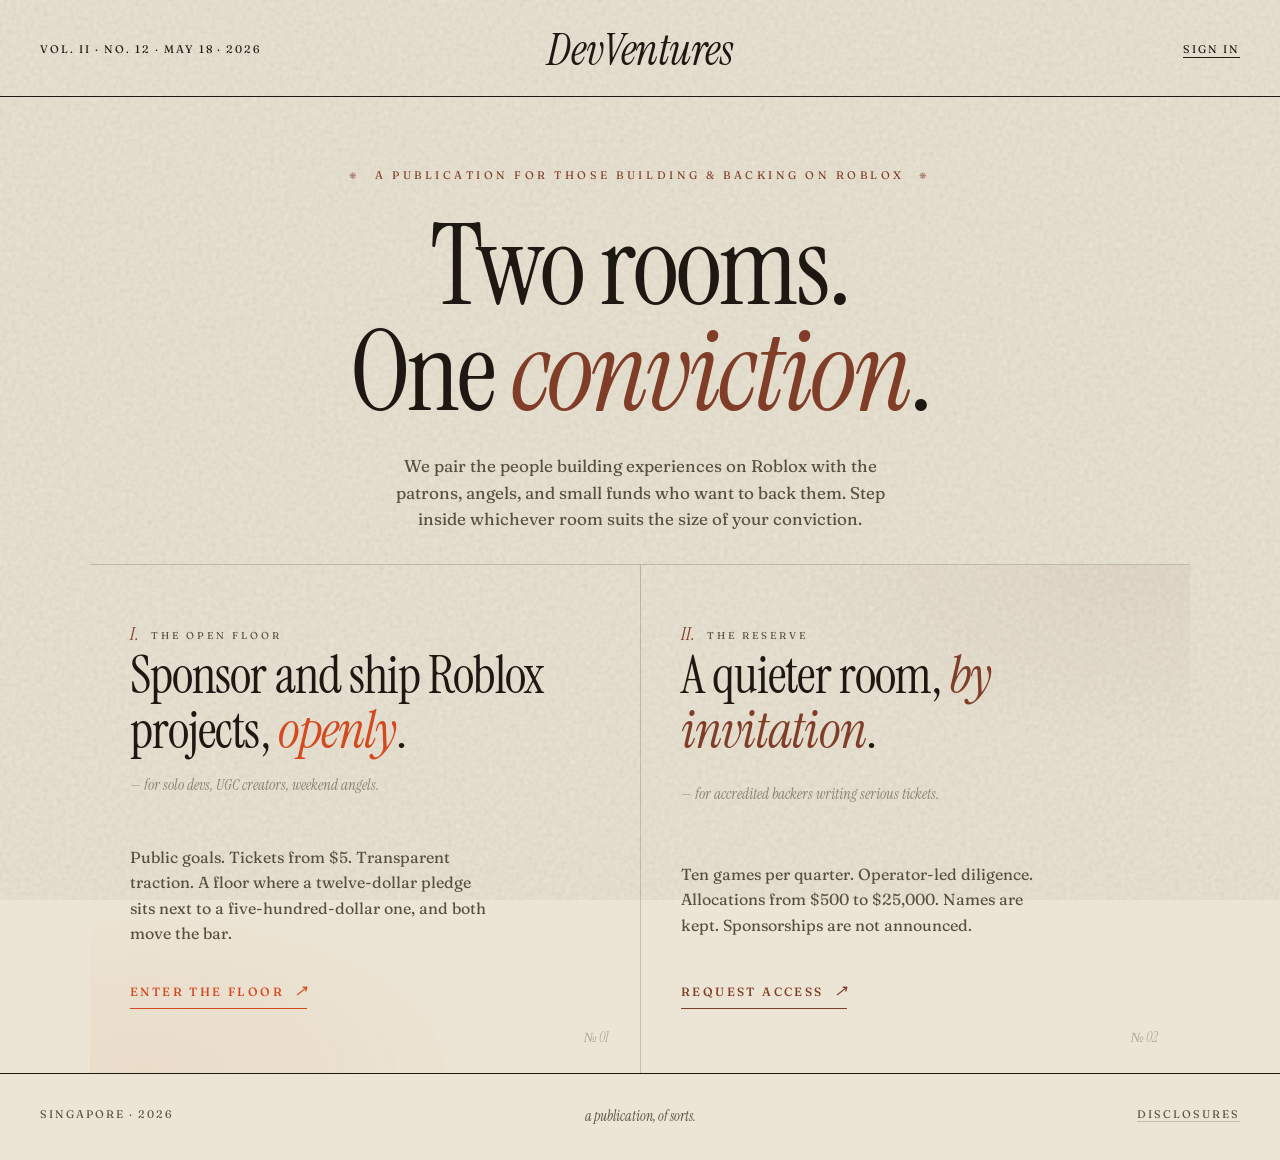
<file: index.html>
<!doctype html>
<html lang="en">
  <head>
    <meta charset="utf-8" />
    <meta name="viewport" content="width=device-width, initial-scale=1, viewport-fit=cover" />
    <title>DevVentures — A publication for capital and Roblox creators</title>
    <meta
      name="description"
      content="DevVentures pairs Roblox creators with the capital and patrons who back them. Two rooms — one open, one by invitation."
    />

    <link rel="preconnect" href="https://fonts.googleapis.com" />
    <link rel="preconnect" href="https://fonts.gstatic.com" crossorigin />
    <link
      rel="stylesheet"
      href="https://fonts.googleapis.com/css2?family=Fraunces:opsz,wght,SOFT@9..144,400..600,30..100&family=Instrument+Serif:ital@0;1&display=swap"
    />

    <link rel="stylesheet" href="assets/css/tokens.css" />
    <link rel="stylesheet" href="assets/css/gateway.css" />
  </head>
  <body class="gateway">
    <header class="masthead" role="banner">
      <div class="masthead__l">Vol. II · No. 12 · May 18 · 2026</div>
      <div class="masthead__c">DevVentures</div>
      <div class="masthead__r"><a href="#" class="masthead__signin">Sign in</a></div>
    </header>

    <main>
      <section class="front">
        <span class="front__kicker">A publication for those building &amp; backing on Roblox</span>
        <h1 class="front__title">
          Two rooms.<br />One <em>conviction</em>.
        </h1>
        <p class="front__lede">
          We pair the people building experiences on Roblox with the patrons,
          angels, and small funds who want to back them. Step inside whichever
          room suits the size of your conviction.
        </p>
      </section>

      <section class="spread" aria-label="Choose your room">
        <a href="standard.html" class="feature feature--floor">
          <div>
            <div class="feature__sect">
              <span class="feature__num">I.</span>
              <span>The Open Floor</span>
            </div>
            <h2 class="feature__title">
              Sponsor and ship Roblox projects, <em>openly</em>.
            </h2>
          </div>
          <p class="feature__byline">— for solo devs, UGC creators, weekend angels.</p>
          <p class="feature__body">
            Public goals. Tickets from $5. Transparent traction. A floor where a
            twelve-dollar pledge sits next to a five-hundred-dollar one, and
            both move the bar.
          </p>
          <span class="feature__cta">
            Enter the floor
            <span class="feature__cta__arrow" aria-hidden="true">↗</span>
          </span>
          <span class="feature__sig" aria-hidden="true">№ 01</span>
        </a>

        <a href="private.html" class="feature feature--reserve feature--right">
          <div>
            <div class="feature__sect">
              <span class="feature__num">II.</span>
              <span>The Reserve</span>
            </div>
            <h2 class="feature__title">
              A quieter room, <em>by invitation</em>.
            </h2>
          </div>
          <p class="feature__byline">— for accredited backers writing serious tickets.</p>
          <p class="feature__body">
            Ten games per quarter. Operator-led diligence. Allocations from
            $500 to $25,000. Names are kept. Sponsorships are not announced.
          </p>
          <span class="feature__cta">
            Request access
            <span class="feature__cta__arrow" aria-hidden="true">↗</span>
          </span>
          <span class="feature__sig" aria-hidden="true">№ 02</span>
        </a>
      </section>
    </main>

    <footer class="colophon">
      <div class="colophon__l">Singapore · 2026</div>
      <div class="colophon__c">a publication, of sorts.</div>
      <div class="colophon__r"><a href="#">Disclosures</a></div>
    </footer>
  </body>
</html>
</file>
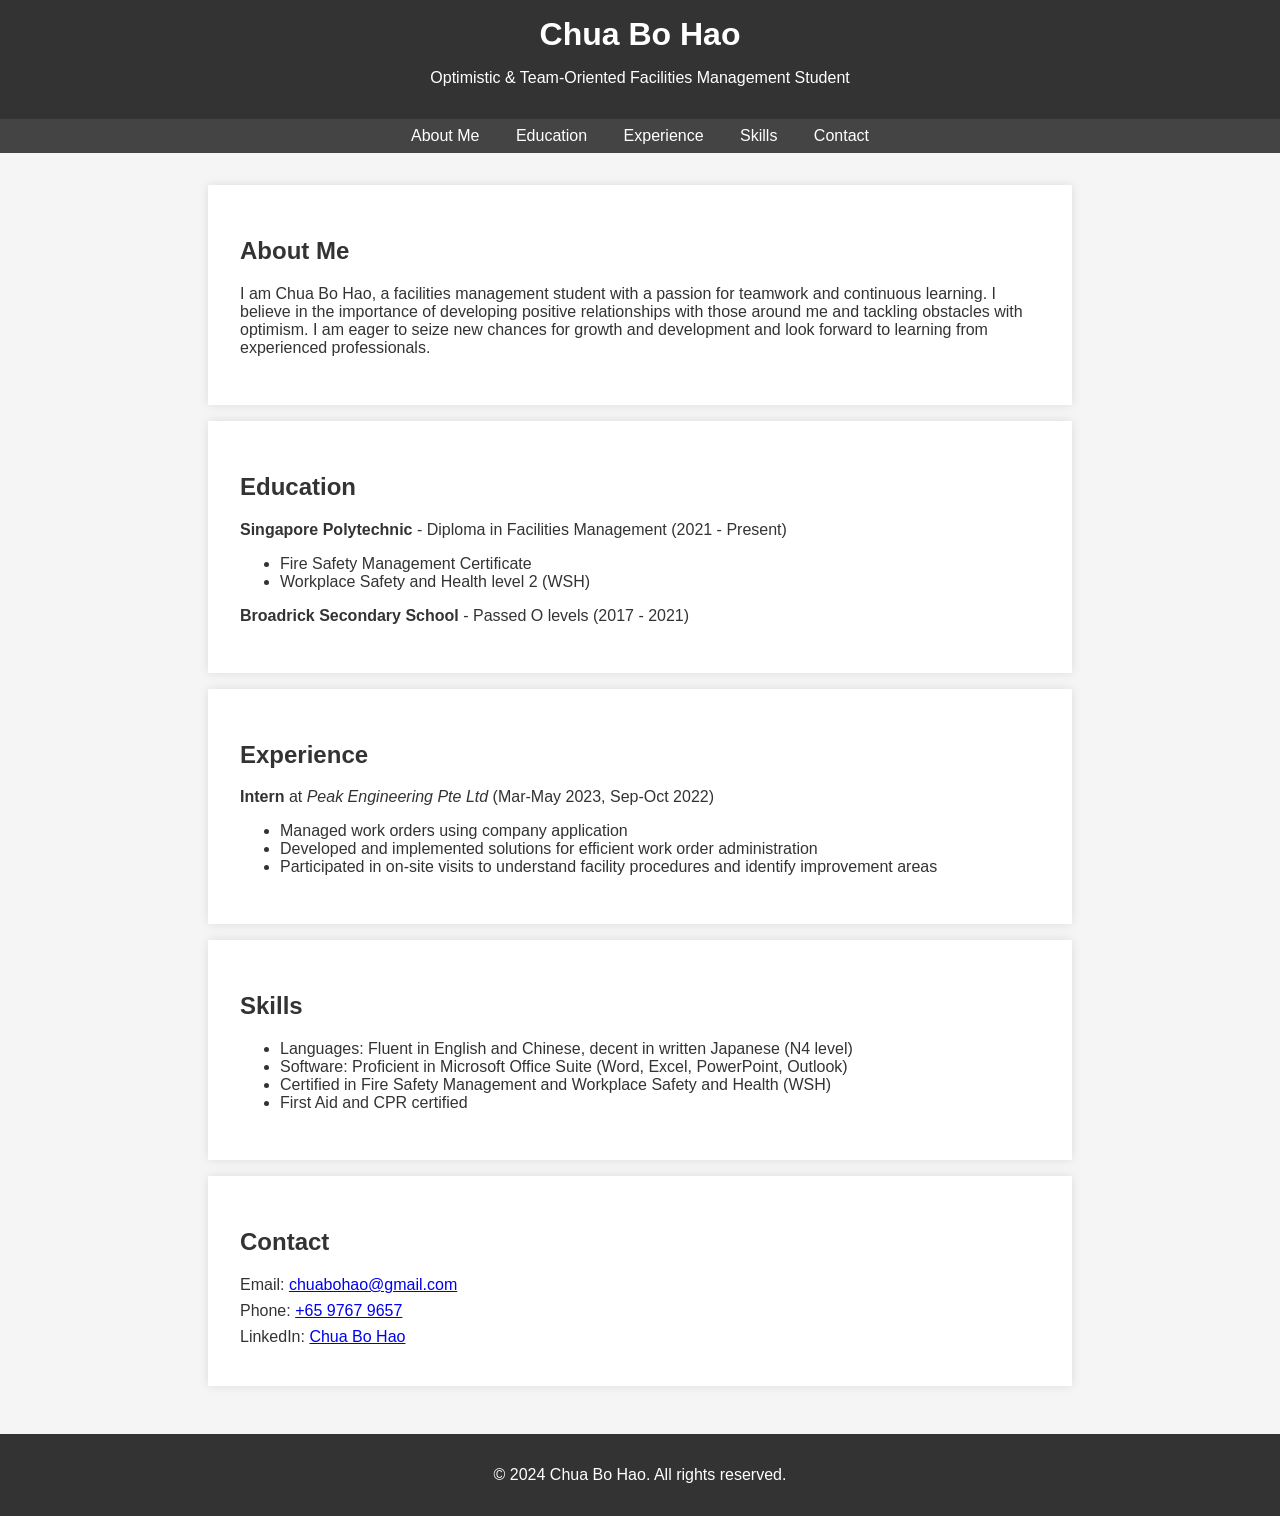
<file: !DOCTYPE html.html>
<!DOCTYPE html>
<html lang="en">
<head>
    <meta charset="UTF-8">
    <meta name="viewport" content="width=device-width, initial-scale=1.0">
    <title>Chua Bo Hao - Portfolio</title>
    <style>
        body {
            font-family: Arial, sans-serif;
            margin: 0;
            padding: 0;
            background-color: #f5f5f5;
            color: #333;
        }
        header {
            background-color: #333;
            color: #fff;
            padding: 1em 0;
            text-align: center;
        }
        header h1 {
            margin: 0;
        }
        nav {
            background-color: #444;
            color: #fff;
            padding: 0.5em;
            text-align: center;
        }
        nav a {
            color: #fff;
            text-decoration: none;
            margin: 0 1em;
        }
        section {
            padding: 2em;
            max-width: 800px;
            margin: auto;
            background-color: #fff;
            margin-bottom: 1em;
            box-shadow: 0 0 10px rgba(0, 0, 0, 0.1);
        }
        footer {
            background-color: #333;
            color: #fff;
            text-align: center;
            padding: 1em 0;
            position: absolute;
            width: 100%;
        }
        .container {
            padding: 2em 0;
        }
        .contact-info p {
            margin: 0.5em 0;
        }
    </style>
</head>
<body>
    <header>
        <h1>Chua Bo Hao</h1>
        <p>Optimistic & Team-Oriented Facilities Management Student</p>
    </header>
    <nav>
        <a href="#about">About Me</a>
        <a href="#education">Education</a>
        <a href="#experience">Experience</a>
        <a href="#skills">Skills</a>
        <a href="#contact">Contact</a>
    </nav>
    <div class="container">
        <section id="about">
            <h2>About Me</h2>
            <p>
                I am Chua Bo Hao, a facilities management student with a passion for teamwork and continuous learning. I believe in the importance of developing positive relationships with those around me and tackling obstacles with optimism. I am eager to seize new chances for growth and development and look forward to learning from experienced professionals.
            </p>
        </section>
        <section id="education">
            <h2>Education</h2>
            <p><strong>Singapore Polytechnic</strong> - Diploma in Facilities Management (2021 - Present)</p>
            <ul>
                <li>Fire Safety Management Certificate</li>
                <li>Workplace Safety and Health level 2 (WSH)</li>
            </ul>
            <p><strong>Broadrick Secondary School</strong> - Passed O levels (2017 - 2021)</p>
        </section>
        <section id="experience">
            <h2>Experience</h2>
            <p><strong>Intern</strong> at <em>Peak Engineering Pte Ltd</em> (Mar-May 2023, Sep-Oct 2022)</p>
            <ul>
                <li>Managed work orders using company application</li>
                <li>Developed and implemented solutions for efficient work order administration</li>
                <li>Participated in on-site visits to understand facility procedures and identify improvement areas</li>
            </ul>
        </section>
        <section id="skills">
            <h2>Skills</h2>
            <ul>
                <li>Languages: Fluent in English and Chinese, decent in written Japanese (N4 level)</li>
                <li>Software: Proficient in Microsoft Office Suite (Word, Excel, PowerPoint, Outlook)</li>
                <li>Certified in Fire Safety Management and Workplace Safety and Health (WSH)</li>
                <li>First Aid and CPR certified</li>
            </ul>
        </section>
        <section id="contact">
            <h2>Contact</h2>
            <div class="contact-info">
                <p>Email: <a href="mailto:chuabohao@gmail.com">chuabohao@gmail.com</a></p>
                <p>Phone: <a href="tel:+6597679657">+65 9767 9657</a></p>
                <p>LinkedIn: <a href="https://linkedin.com/in/chuabohao" target="_blank">Chua Bo Hao</a></p>
            </div>
        </section>
    </div>
    <footer>
        <p>&copy; 2024 Chua Bo Hao. All rights reserved.</p>
    </footer>
</body>
</html>
</file>
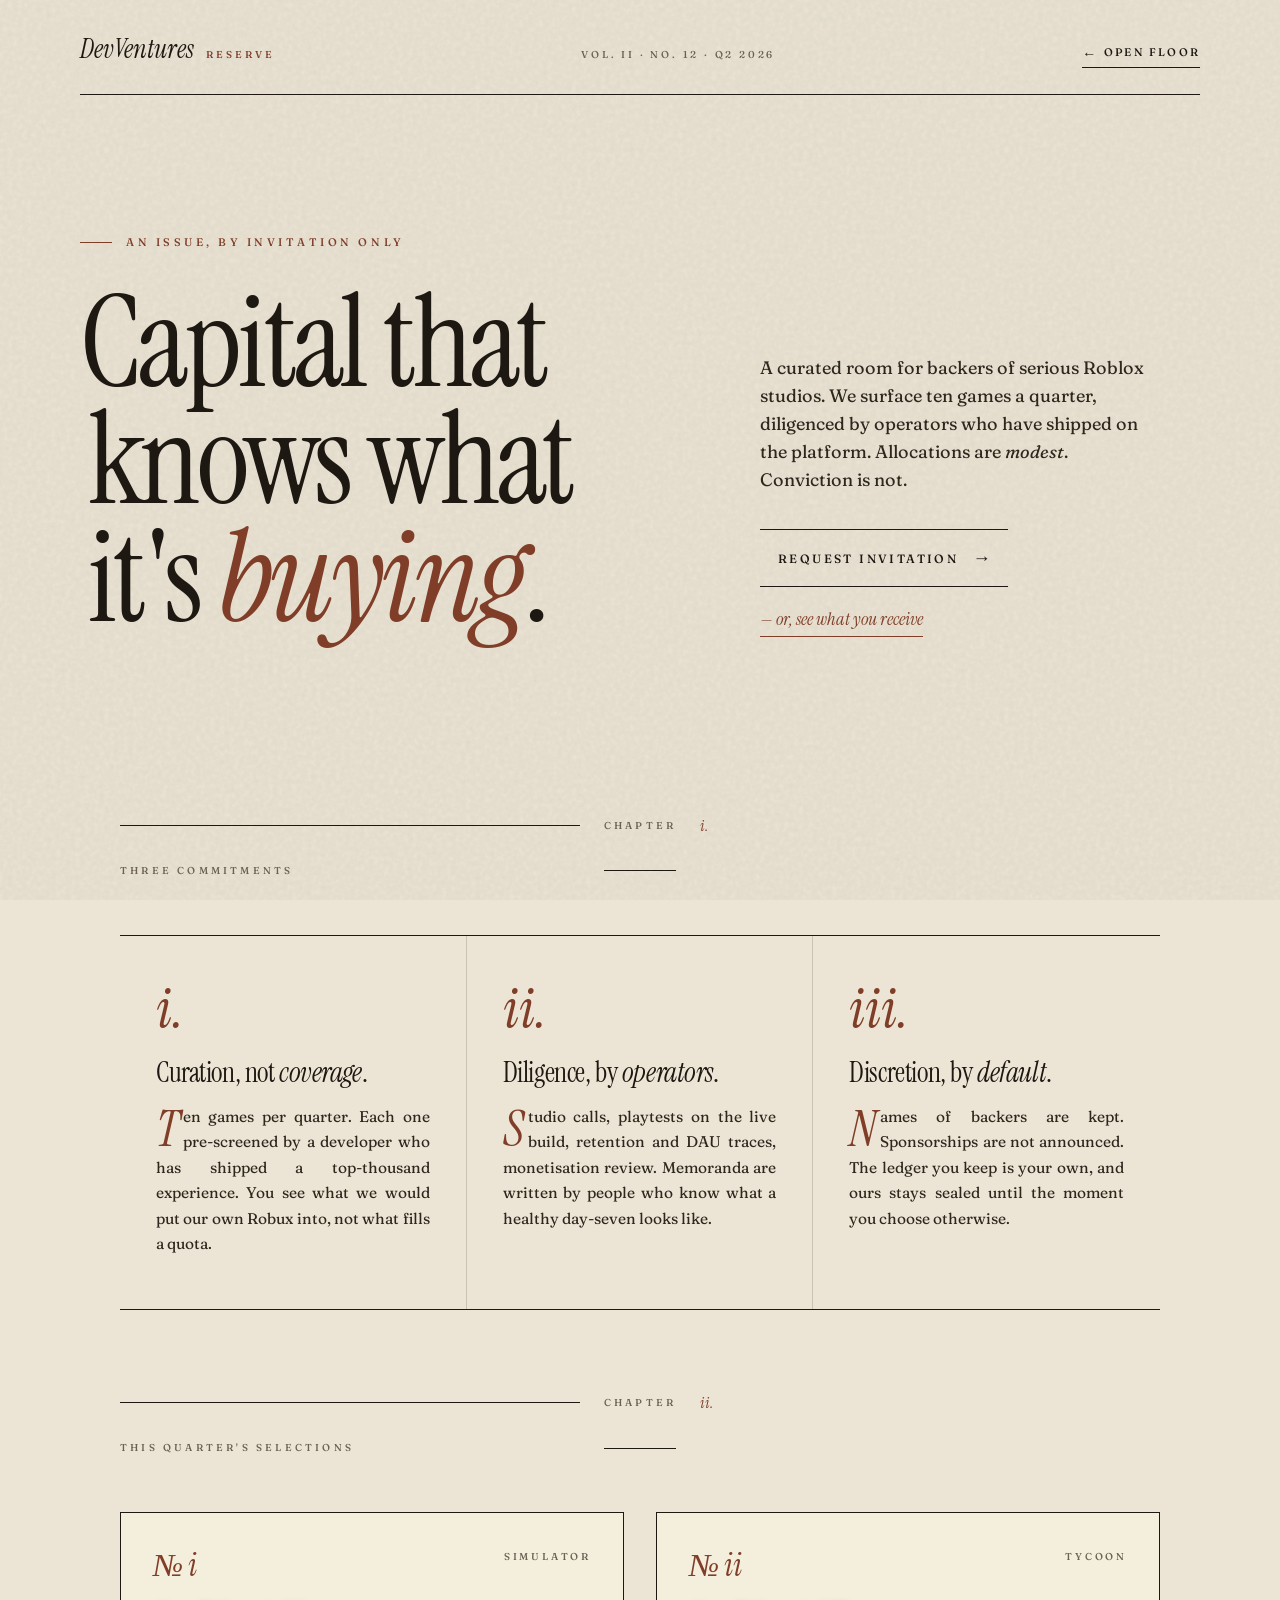
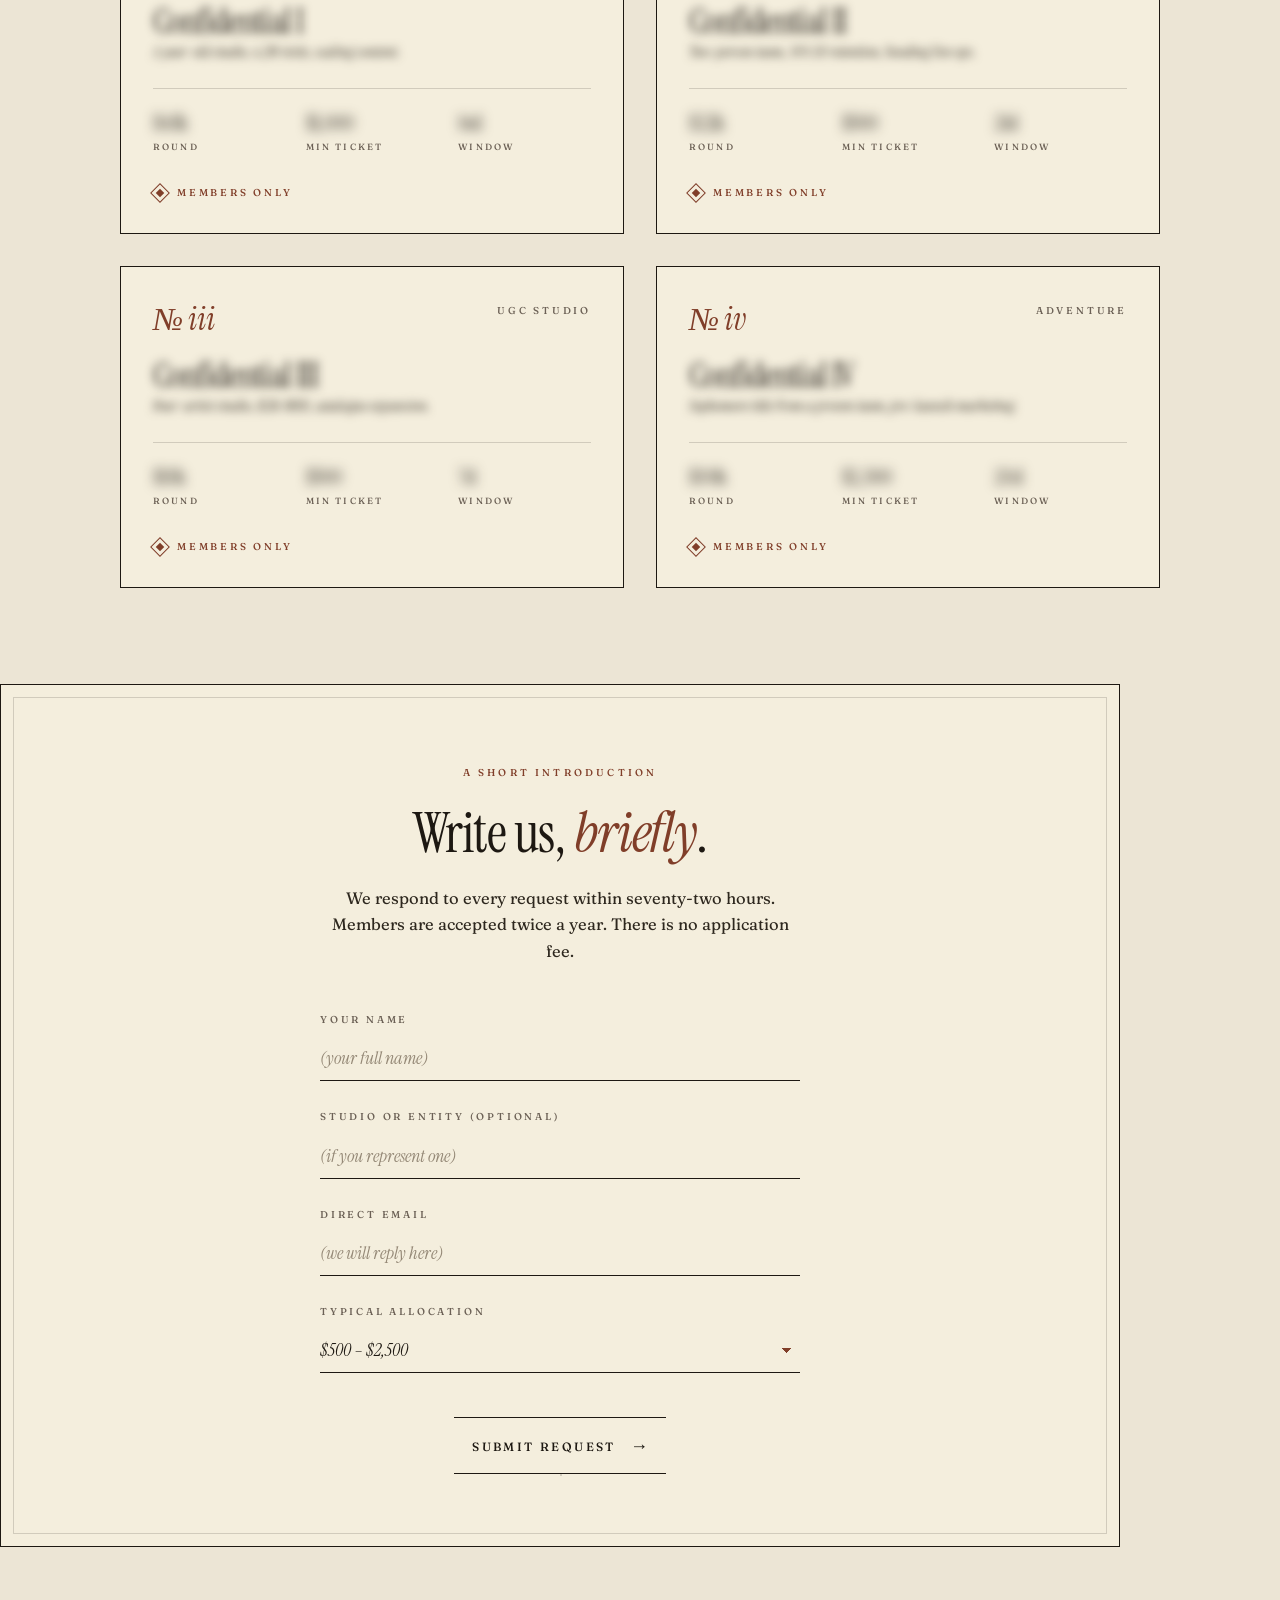
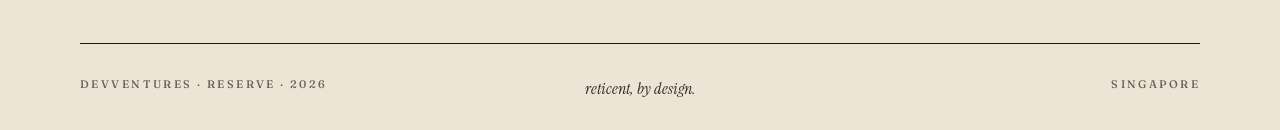
<file: private.html>
<!doctype html>
<html lang="en">
  <head>
    <meta charset="utf-8" />
    <meta name="viewport" content="width=device-width, initial-scale=1, viewport-fit=cover" />
    <title>DevVentures · Reserve — by invitation</title>
    <meta
      name="description"
      content="The Reserve — a curated, by-invitation room for backers of serious Roblox studios. Operator-led diligence, modest allocations, discretion."
    />

    <link rel="preconnect" href="https://fonts.googleapis.com" />
    <link rel="preconnect" href="https://fonts.gstatic.com" crossorigin />
    <link
      rel="stylesheet"
      href="https://fonts.googleapis.com/css2?family=Fraunces:opsz,wght,SOFT@9..144,400..600,30..100&family=Instrument+Serif:ital@0;1&display=swap"
    />

    <link rel="stylesheet" href="assets/css/tokens.css" />
    <link rel="stylesheet" href="assets/css/private.css" />
  </head>
  <body>
    <header class="wrap top" role="banner">
      <a href="index.html" class="top__brand" aria-label="DevVentures Reserve home">
        DevVentures<span class="top__brand__qual">Reserve</span>
      </a>
      <div class="top__meta">Vol. II · No. 12 · Q2 2026</div>
      <div class="top__back">
        <a href="index.html">
          <span class="top__back__arrow" aria-hidden="true">←</span>
          Open floor
        </a>
      </div>
    </header>

    <main>
      <section class="wrap cover">
        <div class="cover__main">
          <span class="cover__chapter">An issue, by invitation only</span>
          <h1 class="cover__title">
            Capital that<br />
            <span class="cover__title__line2">knows what<br />it's <em>buying</em>.</span>
          </h1>
        </div>
        <aside class="cover__aside">
          <p class="cover__lede">
            A curated room for backers of serious Roblox studios. We surface
            ten games a quarter, diligenced by operators who have shipped on
            the platform. Allocations are <em>modest</em>. Conviction is not.
          </p>
          <div class="cover__cta">
            <a href="#apply" class="cta-primary">
              <span>Request invitation</span>
              <span class="cta-primary__arrow" aria-hidden="true">→</span>
            </a>
            <a href="#commitments" class="cta-secondary">— or, see what you receive</a>
          </div>
        </aside>
      </section>

      <section class="wrap" id="commitments">
        <div class="chapter-rule">
          <span>Chapter</span>
          <span class="chapter-rule__roman">i.</span>
          <span>Three commitments</span>
        </div>

        <div class="pillars">
          <article class="pillar">
            <div class="pillar__num">i.</div>
            <h2 class="pillar__title">Curation, not <em>coverage</em>.</h2>
            <p class="pillar__body">
              Ten games per quarter. Each one pre-screened by a developer who
              has shipped a top-thousand experience. You see what we would put
              our own Robux into, not what fills a quota.
            </p>
          </article>
          <article class="pillar">
            <div class="pillar__num">ii.</div>
            <h2 class="pillar__title">Diligence, by <em>operators</em>.</h2>
            <p class="pillar__body">
              Studio calls, playtests on the live build, retention and DAU
              traces, monetisation review. Memoranda are written by people who
              know what a healthy day-seven looks like.
            </p>
          </article>
          <article class="pillar">
            <div class="pillar__num">iii.</div>
            <h2 class="pillar__title">Discretion, by <em>default</em>.</h2>
            <p class="pillar__body">
              Names of backers are kept. Sponsorships are not announced. The
              ledger you keep is your own, and ours stays sealed until the
              moment you choose otherwise.
            </p>
          </article>
        </div>
      </section>

      <section class="wrap">
        <div class="chapter-rule">
          <span>Chapter</span>
          <span class="chapter-rule__roman">ii.</span>
          <span>This quarter's selections</span>
        </div>

        <div class="selection">
          <article class="deal deal--blurred">
            <div class="deal__hdr">
              <span class="deal__roman">№ i</span>
              <span class="deal__sector">Simulator</span>
            </div>
            <div>
              <h3 class="deal__name">Confidential I</h3>
              <p class="deal__sub">A year-old studio, 4.2M visits, scaling content.</p>
            </div>
            <div class="deal__terms">
              <div>
                <div class="deal__terms__val">$45k</div>
                <div class="deal__terms__lab">Round</div>
              </div>
              <div>
                <div class="deal__terms__val">$1,000</div>
                <div class="deal__terms__lab">Min ticket</div>
              </div>
              <div>
                <div class="deal__terms__val">14d</div>
                <div class="deal__terms__lab">Window</div>
              </div>
            </div>
            <span class="deal__seal">
              <span class="deal__seal__mark" aria-hidden="true"></span>
              Members only
            </span>
          </article>

          <article class="deal deal--blurred">
            <div class="deal__hdr">
              <span class="deal__roman">№ ii</span>
              <span class="deal__sector">Tycoon</span>
            </div>
            <div>
              <h3 class="deal__name">Confidential II</h3>
              <p class="deal__sub">Two-person team, 38% D1 retention, funding live ops.</p>
            </div>
            <div class="deal__terms">
              <div>
                <div class="deal__terms__val">$22k</div>
                <div class="deal__terms__lab">Round</div>
              </div>
              <div>
                <div class="deal__terms__val">$500</div>
                <div class="deal__terms__lab">Min ticket</div>
              </div>
              <div>
                <div class="deal__terms__val">21d</div>
                <div class="deal__terms__lab">Window</div>
              </div>
            </div>
            <span class="deal__seal">
              <span class="deal__seal__mark" aria-hidden="true"></span>
              Members only
            </span>
          </article>

          <article class="deal deal--blurred">
            <div class="deal__hdr">
              <span class="deal__roman">№ iii</span>
              <span class="deal__sector">UGC studio</span>
            </div>
            <div>
              <h3 class="deal__name">Confidential III</h3>
              <p class="deal__sub">Four-artist studio, $12k MRR, catalogue expansion.</p>
            </div>
            <div class="deal__terms">
              <div>
                <div class="deal__terms__val">$18k</div>
                <div class="deal__terms__lab">Round</div>
              </div>
              <div>
                <div class="deal__terms__val">$500</div>
                <div class="deal__terms__lab">Min ticket</div>
              </div>
              <div>
                <div class="deal__terms__val">7d</div>
                <div class="deal__terms__lab">Window</div>
              </div>
            </div>
            <span class="deal__seal">
              <span class="deal__seal__mark" aria-hidden="true"></span>
              Members only
            </span>
          </article>

          <article class="deal deal--blurred">
            <div class="deal__hdr">
              <span class="deal__roman">№ iv</span>
              <span class="deal__sector">Adventure</span>
            </div>
            <div>
              <h3 class="deal__name">Confidential IV</h3>
              <p class="deal__sub">Sophomore title from a proven team, pre-launch marketing.</p>
            </div>
            <div class="deal__terms">
              <div>
                <div class="deal__terms__val">$80k</div>
                <div class="deal__terms__lab">Round</div>
              </div>
              <div>
                <div class="deal__terms__val">$2,500</div>
                <div class="deal__terms__lab">Min ticket</div>
              </div>
              <div>
                <div class="deal__terms__val">28d</div>
                <div class="deal__terms__lab">Window</div>
              </div>
            </div>
            <span class="deal__seal">
              <span class="deal__seal__mark" aria-hidden="true"></span>
              Members only
            </span>
          </article>
        </div>
      </section>

      <section class="wrap envelope" id="apply" aria-labelledby="apply-title">
        <span class="envelope__kicker">A short introduction</span>
        <h2 class="envelope__title" id="apply-title">
          Write us, <em>briefly</em>.
        </h2>
        <p class="envelope__lede">
          We respond to every request within seventy-two hours. Members are
          accepted twice a year. There is no application fee.
        </p>
        <form class="form" novalidate>
          <div class="field">
            <label class="field__label" for="name">Your name</label>
            <input class="field__input" id="name" type="text" placeholder="(your full name)" autocomplete="name" />
          </div>
          <div class="field">
            <label class="field__label" for="entity">Studio or entity (optional)</label>
            <input class="field__input" id="entity" type="text" placeholder="(if you represent one)" autocomplete="organization" />
          </div>
          <div class="field">
            <label class="field__label" for="email">Direct email</label>
            <input class="field__input" id="email" type="email" placeholder="(we will reply here)" autocomplete="email" />
          </div>
          <div class="field">
            <label class="field__label" for="size">Typical allocation</label>
            <select class="field__select" id="size">
              <option>$500 – $2,500</option>
              <option>$2,500 – $10,000</option>
              <option>$10,000 – $25,000</option>
              <option>$25,000+</option>
            </select>
          </div>
          <button type="submit" class="cta-primary form__submit">
            <span>Submit request</span>
            <span class="cta-primary__arrow" aria-hidden="true">→</span>
          </button>
        </form>
      </section>
    </main>

    <footer class="wrap colophon">
      <div class="colophon__l">DevVentures · Reserve · 2026</div>
      <div class="colophon__c">reticent, by design.</div>
      <div class="colophon__r">Singapore</div>
    </footer>

    <script src="assets/js/app.js"></script>
  </body>
</html>
</file>
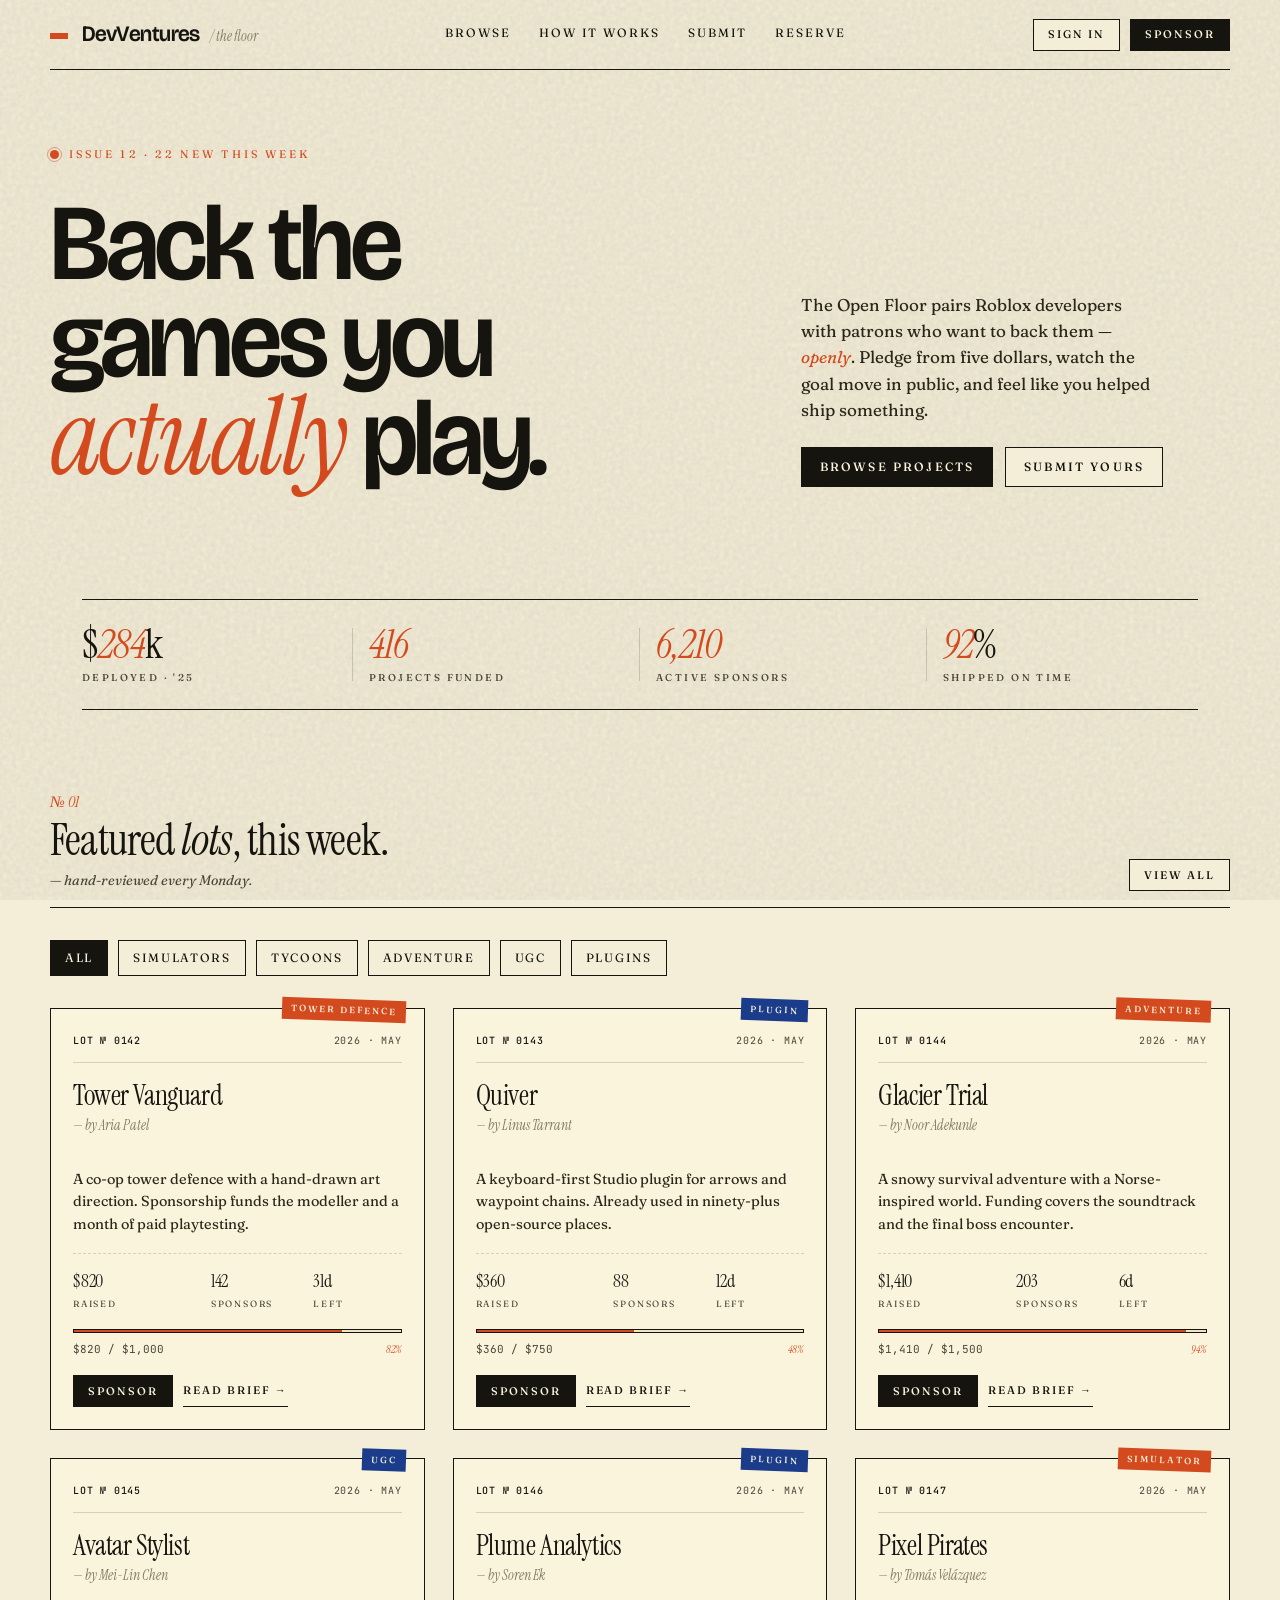
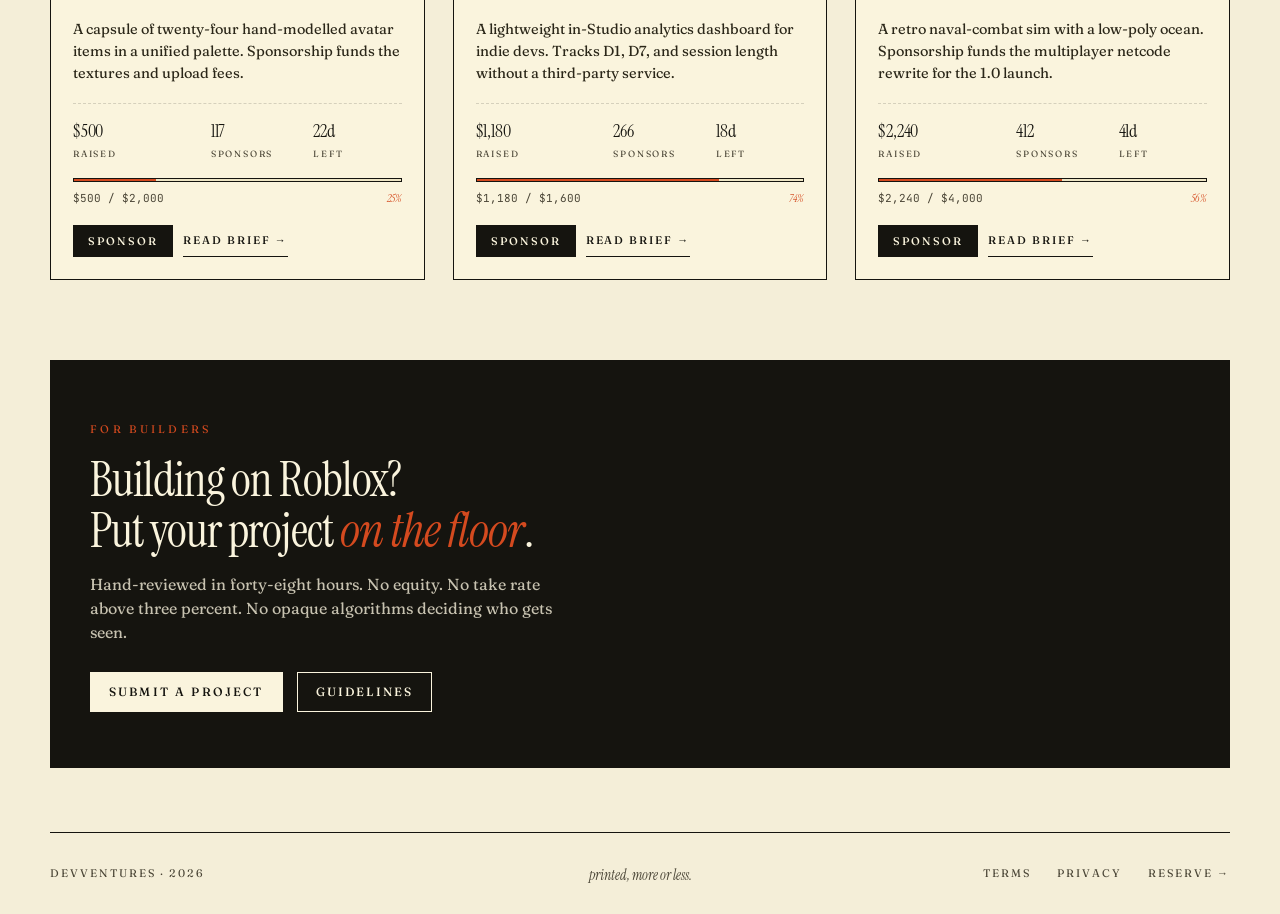
<file: standard.html>
<!doctype html>
<html lang="en">
  <head>
    <meta charset="utf-8" />
    <meta name="viewport" content="width=device-width, initial-scale=1, viewport-fit=cover" />
    <title>DevVentures · The Open Floor</title>
    <meta
      name="description"
      content="The Open Floor — sponsor Roblox developers building games, UGC, and plugins. Pledge from $5. Transparent traction."
    />

    <link rel="preconnect" href="https://fonts.googleapis.com" />
    <link rel="preconnect" href="https://fonts.gstatic.com" crossorigin />
    <link
      rel="stylesheet"
      href="https://fonts.googleapis.com/css2?family=Bricolage+Grotesque:opsz,wdth,wght@12..96,75..100,400..700&family=Fraunces:opsz,wght,SOFT@9..144,400..600,30..100&family=Instrument+Serif:ital@0;1&family=JetBrains+Mono:wght@400;500&display=swap"
    />

    <link rel="stylesheet" href="assets/css/tokens.css" />
    <link rel="stylesheet" href="assets/css/standard.css" />
  </head>
  <body>
    <header role="banner">
      <div class="wrap bar">
        <a href="index.html" class="bar__logo">
          <span class="bar__logo__rule" aria-hidden="true"></span>
          DevVentures
          <span class="bar__logo__small">/ the floor</span>
        </a>
        <nav class="bar__nav" aria-label="Primary">
          <a href="#browse">Browse</a>
          <a href="#how">How it works</a>
          <a href="#submit">Submit</a>
          <a href="private.html">Reserve</a>
        </nav>
        <div class="bar__cta">
          <a class="btn btn--sm" href="#">Sign in</a>
          <a class="btn btn--sm btn--solid" href="#">Sponsor</a>
        </div>
      </div>
    </header>

    <main>
      <section class="wrap hero">
        <div class="hero__main">
          <span class="hero__kicker">
            <span class="hero__kicker__dot" aria-hidden="true"></span>
            Issue 12 · 22 new this week
          </span>
          <h1 class="hero__title">
            Back the<br />games you<br /><em>actually</em> play.
          </h1>
        </div>
        <aside class="hero__aside">
          <p class="hero__lede">
            The Open Floor pairs Roblox developers with patrons who want to back
            them — <em>openly</em>. Pledge from five dollars, watch the goal
            move in public, and feel like you helped ship something.
          </p>
          <div class="hero__actions">
            <a class="btn btn--solid" href="#browse">Browse projects</a>
            <a class="btn" href="#submit">Submit yours</a>
          </div>
        </aside>
      </section>

      <section class="wrap">
        <div class="ticker" aria-label="Platform numbers">
          <div class="ticker__cell">
            <div class="ticker__num">$<em>284</em>k</div>
            <div class="ticker__lab">Deployed · '25</div>
          </div>
          <div class="ticker__cell">
            <div class="ticker__num"><em>416</em></div>
            <div class="ticker__lab">Projects funded</div>
          </div>
          <div class="ticker__cell">
            <div class="ticker__num"><em>6,210</em></div>
            <div class="ticker__lab">Active sponsors</div>
          </div>
          <div class="ticker__cell">
            <div class="ticker__num"><em>92</em>%</div>
            <div class="ticker__lab">Shipped on time</div>
          </div>
        </div>
      </section>

      <section class="wrap section" id="browse">
        <div class="section__head">
          <div>
            <div class="section__num">№ 01</div>
            <h2 class="section__title">Featured <em>lots</em>, this week.</h2>
            <p class="section__sub">— hand-reviewed every Monday.</p>
          </div>
          <a class="btn btn--sm" href="#">View all</a>
        </div>

        <div class="chips" role="tablist" aria-label="Filter by category">
          <button class="chip" role="tab" aria-pressed="true">All</button>
          <button class="chip" role="tab" aria-pressed="false">Simulators</button>
          <button class="chip" role="tab" aria-pressed="false">Tycoons</button>
          <button class="chip" role="tab" aria-pressed="false">Adventure</button>
          <button class="chip" role="tab" aria-pressed="false">UGC</button>
          <button class="chip" role="tab" aria-pressed="false">Plugins</button>
        </div>

        <div class="lots">
          <article class="lot">
            <span class="lot__sector">Tower defence</span>
            <div class="lot__serial">
              <span class="lot__serial__no">LOT № 0142</span>
              <span>2026 · MAY</span>
            </div>
            <div>
              <h3 class="lot__title">Tower Vanguard</h3>
              <p class="lot__by">— by Aria Patel</p>
            </div>
            <p class="lot__desc">
              A co-op tower defence with a hand-drawn art direction.
              Sponsorship funds the modeller and a month of paid playtesting.
            </p>
            <div class="lot__nums">
              <div><div class="lot__nums__val">$820</div><div class="lot__nums__lab">Raised</div></div>
              <div><div class="lot__nums__val">142</div><div class="lot__nums__lab">Sponsors</div></div>
              <div><div class="lot__nums__val">31d</div><div class="lot__nums__lab">Left</div></div>
            </div>
            <div class="lot__progress">
              <div class="lot__bar"><div class="lot__bar__fill" style="width:82%"></div></div>
              <div class="lot__bar__cap">
                <span>$820 / $1,000</span>
                <em>82%</em>
              </div>
            </div>
            <div class="lot__act">
              <a class="btn btn--sm btn--solid" href="#">Sponsor</a>
              <a class="btn btn--sm btn--link" href="#">Read brief →</a>
            </div>
          </article>

          <article class="lot">
            <span class="lot__sector lot__sector--blue">Plugin</span>
            <div class="lot__serial">
              <span class="lot__serial__no">LOT № 0143</span>
              <span>2026 · MAY</span>
            </div>
            <div>
              <h3 class="lot__title">Quiver</h3>
              <p class="lot__by">— by Linus Tarrant</p>
            </div>
            <p class="lot__desc">
              A keyboard-first Studio plugin for arrows and waypoint chains.
              Already used in ninety-plus open-source places.
            </p>
            <div class="lot__nums">
              <div><div class="lot__nums__val">$360</div><div class="lot__nums__lab">Raised</div></div>
              <div><div class="lot__nums__val">88</div><div class="lot__nums__lab">Sponsors</div></div>
              <div><div class="lot__nums__val">12d</div><div class="lot__nums__lab">Left</div></div>
            </div>
            <div class="lot__progress">
              <div class="lot__bar"><div class="lot__bar__fill" style="width:48%"></div></div>
              <div class="lot__bar__cap">
                <span>$360 / $750</span>
                <em>48%</em>
              </div>
            </div>
            <div class="lot__act">
              <a class="btn btn--sm btn--solid" href="#">Sponsor</a>
              <a class="btn btn--sm btn--link" href="#">Read brief →</a>
            </div>
          </article>

          <article class="lot">
            <span class="lot__sector">Adventure</span>
            <div class="lot__serial">
              <span class="lot__serial__no">LOT № 0144</span>
              <span>2026 · MAY</span>
            </div>
            <div>
              <h3 class="lot__title">Glacier Trial</h3>
              <p class="lot__by">— by Noor Adekunle</p>
            </div>
            <p class="lot__desc">
              A snowy survival adventure with a Norse-inspired world. Funding
              covers the soundtrack and the final boss encounter.
            </p>
            <div class="lot__nums">
              <div><div class="lot__nums__val">$1,410</div><div class="lot__nums__lab">Raised</div></div>
              <div><div class="lot__nums__val">203</div><div class="lot__nums__lab">Sponsors</div></div>
              <div><div class="lot__nums__val">6d</div><div class="lot__nums__lab">Left</div></div>
            </div>
            <div class="lot__progress">
              <div class="lot__bar"><div class="lot__bar__fill" style="width:94%"></div></div>
              <div class="lot__bar__cap">
                <span>$1,410 / $1,500</span>
                <em>94%</em>
              </div>
            </div>
            <div class="lot__act">
              <a class="btn btn--sm btn--solid" href="#">Sponsor</a>
              <a class="btn btn--sm btn--link" href="#">Read brief →</a>
            </div>
          </article>

          <article class="lot">
            <span class="lot__sector lot__sector--blue">UGC</span>
            <div class="lot__serial">
              <span class="lot__serial__no">LOT № 0145</span>
              <span>2026 · MAY</span>
            </div>
            <div>
              <h3 class="lot__title">Avatar Stylist</h3>
              <p class="lot__by">— by Mei-Lin Chen</p>
            </div>
            <p class="lot__desc">
              A capsule of twenty-four hand-modelled avatar items in a unified
              palette. Sponsorship funds the textures and upload fees.
            </p>
            <div class="lot__nums">
              <div><div class="lot__nums__val">$500</div><div class="lot__nums__lab">Raised</div></div>
              <div><div class="lot__nums__val">117</div><div class="lot__nums__lab">Sponsors</div></div>
              <div><div class="lot__nums__val">22d</div><div class="lot__nums__lab">Left</div></div>
            </div>
            <div class="lot__progress">
              <div class="lot__bar"><div class="lot__bar__fill" style="width:25%"></div></div>
              <div class="lot__bar__cap">
                <span>$500 / $2,000</span>
                <em>25%</em>
              </div>
            </div>
            <div class="lot__act">
              <a class="btn btn--sm btn--solid" href="#">Sponsor</a>
              <a class="btn btn--sm btn--link" href="#">Read brief →</a>
            </div>
          </article>

          <article class="lot">
            <span class="lot__sector lot__sector--blue">Plugin</span>
            <div class="lot__serial">
              <span class="lot__serial__no">LOT № 0146</span>
              <span>2026 · MAY</span>
            </div>
            <div>
              <h3 class="lot__title">Plume Analytics</h3>
              <p class="lot__by">— by Soren Ek</p>
            </div>
            <p class="lot__desc">
              A lightweight in-Studio analytics dashboard for indie devs.
              Tracks D1, D7, and session length without a third-party service.
            </p>
            <div class="lot__nums">
              <div><div class="lot__nums__val">$1,180</div><div class="lot__nums__lab">Raised</div></div>
              <div><div class="lot__nums__val">266</div><div class="lot__nums__lab">Sponsors</div></div>
              <div><div class="lot__nums__val">18d</div><div class="lot__nums__lab">Left</div></div>
            </div>
            <div class="lot__progress">
              <div class="lot__bar"><div class="lot__bar__fill" style="width:74%"></div></div>
              <div class="lot__bar__cap">
                <span>$1,180 / $1,600</span>
                <em>74%</em>
              </div>
            </div>
            <div class="lot__act">
              <a class="btn btn--sm btn--solid" href="#">Sponsor</a>
              <a class="btn btn--sm btn--link" href="#">Read brief →</a>
            </div>
          </article>

          <article class="lot">
            <span class="lot__sector">Simulator</span>
            <div class="lot__serial">
              <span class="lot__serial__no">LOT № 0147</span>
              <span>2026 · MAY</span>
            </div>
            <div>
              <h3 class="lot__title">Pixel Pirates</h3>
              <p class="lot__by">— by Tomás Velázquez</p>
            </div>
            <p class="lot__desc">
              A retro naval-combat sim with a low-poly ocean. Sponsorship
              funds the multiplayer netcode rewrite for the 1.0 launch.
            </p>
            <div class="lot__nums">
              <div><div class="lot__nums__val">$2,240</div><div class="lot__nums__lab">Raised</div></div>
              <div><div class="lot__nums__val">412</div><div class="lot__nums__lab">Sponsors</div></div>
              <div><div class="lot__nums__val">41d</div><div class="lot__nums__lab">Left</div></div>
            </div>
            <div class="lot__progress">
              <div class="lot__bar"><div class="lot__bar__fill" style="width:56%"></div></div>
              <div class="lot__bar__cap">
                <span>$2,240 / $4,000</span>
                <em>56%</em>
              </div>
            </div>
            <div class="lot__act">
              <a class="btn btn--sm btn--solid" href="#">Sponsor</a>
              <a class="btn btn--sm btn--link" href="#">Read brief →</a>
            </div>
          </article>
        </div>

        <aside class="pitch" id="submit">
          <span class="pitch__kicker">For builders</span>
          <h3 class="pitch__title">
            Building on Roblox?<br />Put your project <em>on the floor</em>.
          </h3>
          <p class="pitch__lede">
            Hand-reviewed in forty-eight hours. No equity. No take rate above
            three percent. No opaque algorithms deciding who gets seen.
          </p>
          <div class="pitch__act">
            <a class="btn btn--ondark" href="#">Submit a project</a>
            <a class="btn btn--ghostdark" href="#">Guidelines</a>
          </div>
        </aside>
      </section>
    </main>

    <footer class="wrap foot">
      <div class="foot__l">DevVentures · 2026</div>
      <div class="foot__c">printed, more or less.</div>
      <div class="foot__r">
        <a href="#">Terms</a>
        <a href="#">Privacy</a>
        <a href="private.html">Reserve →</a>
      </div>
    </footer>

    <script src="assets/js/app.js"></script>
  </body>
</html>
</file>
<file: assets/css/tokens.css>
/* ── Shared base reset only. Per-page CSS owns fonts, color, type. ── */

*,
*::before,
*::after {
  box-sizing: border-box;
}

html,
body {
  margin: 0;
  padding: 0;
}

body {
  -webkit-font-smoothing: antialiased;
  -moz-osx-font-smoothing: grayscale;
  text-rendering: optimizeLegibility;
}

a {
  color: inherit;
  text-decoration: none;
}

button {
  font: inherit;
  color: inherit;
  background: none;
  border: 0;
  cursor: pointer;
  padding: 0;
}

img {
  display: block;
  max-width: 100%;
}

:focus-visible {
  outline: 2px solid currentColor;
  outline-offset: 3px;
  border-radius: 2px;
}

::selection {
  background: currentColor;
  color: #fff;
}

/* Custom easings (Emil) */
:root {
  --ease-out: cubic-bezier(0.23, 1, 0.32, 1);
  --ease-elegant: cubic-bezier(0.4, 0, 0.2, 1);
  --ease-in-out: cubic-bezier(0.77, 0, 0.175, 1);
}

@media (prefers-reduced-motion: reduce) {
  *,
  *::before,
  *::after {
    animation-duration: 0.001ms !important;
    animation-iteration-count: 1 !important;
    transition-duration: 0.001ms !important;
  }
}
</file>
<file: assets/css/gateway.css>
/* ════════════════════════════════════════════════════════════════
   GATEWAY · The publication's cover.
   Sets the tone for both destinations. Editorial masthead +
   two feature teasers, each previewing its world.
   ════════════════════════════════════════════════════════════════ */

:root {
  --paper: #ece5d5;
  --paper-light: #f4eedd;
  --ink: #1d1812;
  --ink-muted: #57503f;
  --ink-soft: #8a8170;
  --rule: rgba(29, 24, 18, 0.18);
  --rule-soft: rgba(29, 24, 18, 0.1);
  --cinnabar: #803e29;
  --riso: #d44a1f;
  --blue: #1a3c8a;

  --grain: url("data:image/svg+xml,%3Csvg viewBox='0 0 220 220' xmlns='http://www.w3.org/2000/svg'%3E%3Cfilter id='n'%3E%3CfeTurbulence type='fractalNoise' baseFrequency='0.9' numOctaves='2' stitchTiles='stitch'/%3E%3CfeColorMatrix values='0 0 0 0 0 0 0 0 0 0 0 0 0 0 0 0 0 0 0.12 0'/%3E%3C/filter%3E%3Crect width='100%25' height='100%25' filter='url(%23n)'/%3E%3C/svg%3E");
}

body.gateway {
  min-height: 100vh;
  background: var(--paper);
  color: var(--ink);
  font-family: "Fraunces", "Iowan Old Style", Palatino, Georgia, serif;
  font-variation-settings: "opsz" 14, "SOFT" 30;
  font-size: 16px;
  line-height: 1.55;
  position: relative;
  overflow-x: hidden;
}

body.gateway::before {
  content: "";
  position: fixed;
  inset: 0;
  background: var(--grain);
  opacity: 0.6;
  pointer-events: none;
  z-index: 1;
  mix-blend-mode: multiply;
}

body.gateway > * {
  position: relative;
  z-index: 2;
}

/* ── Masthead ─────────────────────────────────── */
.masthead {
  display: grid;
  grid-template-columns: 1fr auto 1fr;
  align-items: center;
  padding: 28px 40px 24px;
  border-bottom: 1px solid var(--ink);
  font-family: "Fraunces", serif;
  font-size: 11px;
  letter-spacing: 0.18em;
  text-transform: uppercase;
  color: var(--ink);
}

.masthead__l {
  text-align: left;
}

.masthead__c {
  font-family: "Instrument Serif", "Iowan Old Style", Palatino, Georgia, serif;
  font-style: italic;
  font-size: clamp(28px, 4vw, 44px);
  letter-spacing: -0.01em;
  text-transform: none;
  font-weight: 400;
  line-height: 1;
  color: var(--ink);
}

.masthead__r {
  text-align: right;
}

.masthead__signin {
  border-bottom: 1px solid var(--ink);
  padding-bottom: 1px;
  transition: color 200ms var(--ease-elegant), border-color 200ms var(--ease-elegant);
}

@media (hover: hover) and (pointer: fine) {
  .masthead__signin:hover {
    color: var(--cinnabar);
    border-color: var(--cinnabar);
  }
}

@media (max-width: 720px) {
  .masthead {
    grid-template-columns: 1fr 1fr;
    padding: 20px 24px;
  }
  .masthead__c {
    grid-column: 1 / -1;
    grid-row: 1;
    text-align: center;
    margin-bottom: 12px;
  }
  .masthead__l,
  .masthead__r {
    grid-row: 2;
  }
}

/* ── Front-page hero ──────────────────────────── */
.front {
  padding: 64px 40px 32px;
  text-align: center;
  max-width: 1100px;
  margin: 0 auto;
  border-bottom: 1px solid var(--rule);
}

@media (max-width: 720px) {
  .front {
    padding: 40px 24px 24px;
  }
}

.front__kicker {
  font-family: "Fraunces", serif;
  font-size: 11px;
  letter-spacing: 0.32em;
  text-transform: uppercase;
  color: var(--cinnabar);
  margin-bottom: 28px;
  display: inline-flex;
  align-items: center;
  gap: 14px;
}

.front__kicker::before,
.front__kicker::after {
  content: "❋";
  font-size: 9px;
  opacity: 0.7;
}

.front__title {
  font-family: "Instrument Serif", serif;
  font-weight: 400;
  font-size: clamp(48px, 9vw, 112px);
  line-height: 0.95;
  letter-spacing: -0.025em;
  margin: 0 0 28px;
  color: var(--ink);
}

.front__title em {
  font-style: italic;
  color: var(--cinnabar);
}

.front__lede {
  max-width: 540px;
  margin: 0 auto 0;
  color: var(--ink-muted);
  font-size: 17px;
  line-height: 1.55;
  font-variation-settings: "opsz" 14, "SOFT" 50;
}

/* ── Two feature cards (publications styled) ──── */
.spread {
  display: grid;
  grid-template-columns: 1fr;
  max-width: 1100px;
  margin: 0 auto;
}

@media (min-width: 880px) {
  .spread {
    grid-template-columns: 1fr 1fr;
  }
}

.feature {
  display: flex;
  flex-direction: column;
  justify-content: space-between;
  gap: 32px;
  padding: 56px 40px 64px;
  position: relative;
  text-align: left;
  min-height: 480px;
  opacity: 0;
  transform: translateY(12px);
  animation: gw-rise 700ms var(--ease-elegant) forwards;
  transition: background-color 320ms var(--ease-elegant);
}

@keyframes gw-rise {
  to { opacity: 1; transform: translateY(0); }
}

.feature:nth-child(1) { animation-delay: 200ms; }
.feature:nth-child(2) { animation-delay: 360ms; }

@media (min-width: 880px) {
  .feature--right {
    border-left: 1px solid var(--rule);
  }
}

@media (max-width: 879px) {
  .feature--right {
    border-top: 1px solid var(--rule);
  }
}

/* Open Floor preview — zine warmth */
.feature--floor {
  background:
    radial-gradient(600px 300px at 10% 100%, rgba(212, 74, 31, 0.06) 0%, transparent 60%);
}

.feature--floor:hover {
  background:
    radial-gradient(600px 300px at 10% 100%, rgba(212, 74, 31, 0.12) 0%, transparent 60%);
}

/* Reserve preview — editorial restraint */
.feature--reserve {
  background:
    radial-gradient(600px 300px at 90% 0%, rgba(128, 62, 41, 0.06) 0%, transparent 60%);
}

.feature--reserve:hover {
  background:
    radial-gradient(600px 300px at 90% 0%, rgba(128, 62, 41, 0.12) 0%, transparent 60%);
}

.feature__sect {
  display: flex;
  align-items: center;
  gap: 12px;
  font-family: "Fraunces", serif;
  font-size: 10px;
  letter-spacing: 0.3em;
  text-transform: uppercase;
  color: var(--ink-muted);
}

.feature__num {
  font-family: "Instrument Serif", serif;
  font-style: italic;
  font-size: 18px;
  letter-spacing: 0;
  text-transform: none;
  color: var(--cinnabar);
}

.feature__title {
  font-family: "Instrument Serif", serif;
  font-weight: 400;
  font-size: clamp(34px, 4.4vw, 52px);
  line-height: 1.05;
  letter-spacing: -0.018em;
  margin: 0;
  color: var(--ink);
}

.feature__title em {
  font-style: italic;
}

.feature--floor .feature__title em {
  color: var(--riso);
}

.feature--reserve .feature__title em {
  color: var(--cinnabar);
}

.feature__body {
  color: var(--ink-muted);
  font-size: 16px;
  line-height: 1.6;
  max-width: 36ch;
  margin: 0;
  font-variation-settings: "opsz" 14, "SOFT" 50;
}

.feature__byline {
  font-family: "Instrument Serif", serif;
  font-style: italic;
  color: var(--ink-soft);
  font-size: 15px;
  margin-top: -16px;
}

.feature__cta {
  display: inline-flex;
  align-items: baseline;
  gap: 10px;
  font-family: "Fraunces", serif;
  font-size: 12px;
  letter-spacing: 0.2em;
  text-transform: uppercase;
  font-weight: 500;
  border-bottom: 1px solid currentColor;
  padding-bottom: 4px;
  align-self: flex-start;
  transition: gap 280ms var(--ease-elegant);
}

.feature--floor .feature__cta {
  color: var(--riso);
}

.feature--reserve .feature__cta {
  color: var(--cinnabar);
}

.feature__cta__arrow {
  font-family: "Instrument Serif", serif;
  font-style: italic;
  font-size: 16px;
  letter-spacing: 0;
  text-transform: none;
  transition: transform 280ms var(--ease-elegant);
}

@media (hover: hover) and (pointer: fine) {
  .feature:hover .feature__cta {
    gap: 16px;
  }
  .feature:hover .feature__cta__arrow {
    transform: translateX(4px);
  }
}

.feature:active {
  transform: scale(0.997);
}

/* Tiny visual signature per side */
.feature__sig {
  position: absolute;
  bottom: 24px;
  right: 32px;
  font-family: "Instrument Serif", serif;
  font-style: italic;
  color: var(--ink-soft);
  font-size: 14px;
  opacity: 0.6;
  pointer-events: none;
}

/* ── Foot ─────────────────────────────────────── */
.colophon {
  padding: 32px 40px;
  border-top: 1px solid var(--ink);
  display: grid;
  grid-template-columns: 1fr auto 1fr;
  font-family: "Fraunces", serif;
  font-size: 11px;
  letter-spacing: 0.18em;
  text-transform: uppercase;
  color: var(--ink-muted);
  margin-top: 0;
}

.colophon__l { text-align: left; }
.colophon__c {
  font-style: italic;
  letter-spacing: 0;
  text-transform: none;
  font-size: 14px;
  font-family: "Instrument Serif", serif;
}
.colophon__r { text-align: right; }

.colophon a {
  border-bottom: 1px solid var(--rule);
  transition: border-color 200ms var(--ease-elegant);
}

@media (hover: hover) and (pointer: fine) {
  .colophon a:hover {
    border-color: var(--ink);
  }
}

@media (max-width: 720px) {
  .colophon {
    grid-template-columns: 1fr;
    text-align: center;
    gap: 8px;
    padding: 24px;
  }
  .colophon__l, .colophon__r { text-align: center; }
}
</file>
<file: assets/css/private.css>
/* ════════════════════════════════════════════════════════════════
   THE RESERVE · Editorial luxury magazine.
   All-serif. Instrument Serif displays, Fraunces body. Cinnabar
   as the single accent. Asymmetric magazine spreads, drop caps,
   roman numeral chapter markers, justified text, hanging
   punctuation. Subtle grain.
   ════════════════════════════════════════════════════════════════ */

:root {
  --paper: #ece5d5;
  --paper-2: #f4eedd;
  --paper-3: #e3dcc8;
  --ink: #1d1812;
  --ink-2: #2d271e;
  --ink-muted: #6b6055;
  --ink-soft: #948876;
  --rule: rgba(29, 24, 18, 0.16);
  --rule-soft: rgba(29, 24, 18, 0.08);
  --cinnabar: #803e29;
  --cinnabar-deep: #5f2c1c;

  --grain: url("data:image/svg+xml,%3Csvg viewBox='0 0 220 220' xmlns='http://www.w3.org/2000/svg'%3E%3Cfilter id='n'%3E%3CfeTurbulence type='fractalNoise' baseFrequency='0.85' numOctaves='2' stitchTiles='stitch'/%3E%3CfeColorMatrix values='0 0 0 0 0 0 0 0 0 0 0 0 0 0 0 0 0 0 0.11 0'/%3E%3C/filter%3E%3Crect width='100%25' height='100%25' filter='url(%23n)'/%3E%3C/svg%3E");
}

body {
  background: var(--paper);
  color: var(--ink);
  font-family: "Fraunces", "Iowan Old Style", Palatino, Georgia, serif;
  font-variation-settings: "opsz" 14, "SOFT" 30;
  font-size: 17px;
  line-height: 1.62;
  hanging-punctuation: first last;
  position: relative;
  overflow-x: hidden;
}

body::before {
  content: "";
  position: fixed;
  inset: 0;
  background: var(--grain);
  opacity: 0.5;
  pointer-events: none;
  z-index: 1;
  mix-blend-mode: multiply;
}

body > * { position: relative; z-index: 2; }

.wrap {
  max-width: 1120px;
  margin: 0 auto;
  padding: 0 40px;
}

@media (max-width: 720px) {
  .wrap { padding: 0 24px; }
}

/* ── Top bar / publication masthead ─────────── */
.top {
  display: grid;
  grid-template-columns: auto 1fr auto;
  align-items: baseline;
  gap: 32px;
  padding: 28px 0 24px;
  border-bottom: 1px solid var(--ink);
}

.top__brand {
  font-family: "Instrument Serif", serif;
  font-size: 26px;
  font-style: italic;
  letter-spacing: -0.005em;
  color: var(--ink);
  display: inline-flex;
  align-items: baseline;
  gap: 12px;
}

.top__brand__qual {
  font-family: "Fraunces", serif;
  font-style: normal;
  font-size: 10px;
  letter-spacing: 0.3em;
  text-transform: uppercase;
  color: var(--cinnabar);
  font-weight: 500;
}

.top__meta {
  text-align: center;
  font-family: "Fraunces", serif;
  font-size: 10px;
  letter-spacing: 0.28em;
  text-transform: uppercase;
  color: var(--ink-muted);
  font-weight: 500;
}

.top__back {
  text-align: right;
  font-family: "Fraunces", serif;
  font-size: 11px;
  letter-spacing: 0.2em;
  text-transform: uppercase;
  font-weight: 500;
}

.top__back a {
  border-bottom: 1px solid var(--ink);
  padding-bottom: 2px;
  transition: color 200ms var(--ease-elegant), border-color 200ms var(--ease-elegant);
  display: inline-flex;
  align-items: center;
  gap: 8px;
}

.top__back__arrow {
  font-family: "Instrument Serif", serif;
  font-style: italic;
  font-size: 14px;
  letter-spacing: 0;
  text-transform: none;
  transition: transform 240ms var(--ease-elegant);
}

@media (hover: hover) and (pointer: fine) {
  .top__back a:hover {
    color: var(--cinnabar);
    border-color: var(--cinnabar);
  }
  .top__back a:hover .top__back__arrow {
    transform: translateX(-4px);
  }
}

@media (max-width: 720px) {
  .top {
    grid-template-columns: 1fr;
    text-align: center;
  }
  .top__brand, .top__back { justify-self: center; text-align: center; }
}

/* ── Hero · the cover spread ─────────────────── */
.cover {
  padding: 96px 0 80px;
  display: grid;
  grid-template-columns: 1fr;
  gap: 56px;
  align-items: end;
}

@media (min-width: 980px) {
  .cover {
    grid-template-columns: 1.4fr 1fr;
    gap: 64px;
    padding: 128px 0 96px;
  }
}

.cover__main {
  position: relative;
}

.cover__chapter {
  font-family: "Fraunces", serif;
  font-size: 11px;
  letter-spacing: 0.32em;
  text-transform: uppercase;
  color: var(--cinnabar);
  margin-bottom: 32px;
  display: inline-flex;
  align-items: center;
  gap: 14px;
  font-weight: 500;
  opacity: 0;
  transform: translateY(6px);
  animation: rise 800ms var(--ease-elegant) 100ms forwards;
}

.cover__chapter::before {
  content: "";
  width: 32px;
  height: 1px;
  background: var(--cinnabar);
}

.cover__title {
  font-family: "Instrument Serif", serif;
  font-weight: 400;
  font-size: clamp(54px, 10vw, 132px);
  line-height: 0.92;
  letter-spacing: -0.028em;
  margin: 0;
  color: var(--ink);
  opacity: 0;
  transform: translateY(10px);
  animation: rise 900ms var(--ease-elegant) 220ms forwards;
}

.cover__title em {
  font-style: italic;
  color: var(--cinnabar);
}

.cover__title__line2 {
  display: block;
  margin-left: 0.06em;
}

.cover__aside {
  opacity: 0;
  transform: translateY(10px);
  animation: rise 900ms var(--ease-elegant) 380ms forwards;
}

.cover__lede {
  font-size: 18px;
  line-height: 1.55;
  color: var(--ink-2);
  margin: 0 0 36px;
  max-width: 32ch;
  font-variation-settings: "opsz" 14, "SOFT" 60;
}

.cover__lede em {
  font-style: italic;
}

.cover__cta {
  display: flex;
  flex-direction: column;
  gap: 18px;
  align-items: flex-start;
}

@keyframes rise { to { opacity: 1; transform: translateY(0); } }

/* ── Buttons / typographic links ────────────── */
.cta-primary {
  display: inline-flex;
  align-items: center;
  gap: 14px;
  padding: 14px 0 12px;
  font-family: "Fraunces", serif;
  font-size: 12px;
  letter-spacing: 0.2em;
  text-transform: uppercase;
  font-weight: 500;
  color: var(--ink);
  border-top: 1px solid var(--ink);
  border-bottom: 1px solid var(--ink);
  padding-left: 18px;
  padding-right: 18px;
  background: transparent;
  transition: color 240ms var(--ease-elegant), background-color 240ms var(--ease-elegant), border-color 240ms var(--ease-elegant);
}

.cta-primary__arrow {
  font-family: "Instrument Serif", serif;
  font-style: italic;
  font-size: 18px;
  letter-spacing: 0;
  text-transform: none;
  transition: transform 280ms var(--ease-elegant);
}

@media (hover: hover) and (pointer: fine) {
  .cta-primary:hover {
    background: var(--ink);
    color: var(--paper-2);
    border-color: var(--ink);
  }
  .cta-primary:hover .cta-primary__arrow {
    transform: translateX(6px);
  }
}

.cta-primary:active {
  transform: scale(0.99);
}

.cta-secondary {
  font-family: "Instrument Serif", serif;
  font-style: italic;
  font-size: 18px;
  color: var(--cinnabar);
  border-bottom: 1px solid var(--cinnabar);
  padding-bottom: 2px;
  transition: color 200ms var(--ease-elegant), border-color 200ms var(--ease-elegant);
}

@media (hover: hover) and (pointer: fine) {
  .cta-secondary:hover {
    color: var(--cinnabar-deep);
    border-color: var(--cinnabar-deep);
  }
}

/* ── Chapter rule ───────────────────────────── */
.chapter-rule {
  display: grid;
  grid-template-columns: 1fr auto 1fr;
  align-items: center;
  gap: 24px;
  margin: 80px 0 56px;
  font-family: "Fraunces", serif;
  font-size: 10px;
  letter-spacing: 0.32em;
  text-transform: uppercase;
  color: var(--ink-muted);
  font-weight: 500;
}

.chapter-rule::before,
.chapter-rule::after {
  content: "";
  height: 1px;
  background: var(--ink);
}

.chapter-rule__roman {
  font-family: "Instrument Serif", serif;
  font-style: italic;
  font-size: 16px;
  color: var(--cinnabar);
  letter-spacing: 0;
  text-transform: none;
}

/* ── Pillars · three commitments ────────────── */
.pillars {
  display: grid;
  grid-template-columns: 1fr;
  gap: 0;
  border-top: 1px solid var(--ink);
  border-bottom: 1px solid var(--ink);
}

@media (min-width: 880px) {
  .pillars { grid-template-columns: repeat(3, 1fr); }
}

.pillar {
  padding: 48px 36px 52px;
  border-bottom: 1px solid var(--rule);
  position: relative;
}

@media (min-width: 880px) {
  .pillar {
    border-bottom: 0;
    border-right: 1px solid var(--rule);
  }
  .pillar:last-child { border-right: 0; }
}

.pillar:last-child { border-bottom: 0; }

.pillar__num {
  font-family: "Instrument Serif", serif;
  font-style: italic;
  font-size: 56px;
  line-height: 0.9;
  color: var(--cinnabar);
  margin-bottom: 24px;
}

.pillar__title {
  font-family: "Instrument Serif", serif;
  font-weight: 400;
  font-size: 28px;
  line-height: 1.05;
  letter-spacing: -0.015em;
  margin: 0 0 16px;
  color: var(--ink);
}

.pillar__title em { font-style: italic; }

.pillar__body {
  color: var(--ink-2);
  font-size: 15.5px;
  line-height: 1.65;
  margin: 0;
  text-align: justify;
  hyphens: auto;
  font-variation-settings: "opsz" 14, "SOFT" 50;
}

/* Drop cap on first paragraph of each pillar */
.pillar__body::first-letter {
  font-family: "Instrument Serif", serif;
  font-style: italic;
  font-size: 3.2em;
  float: left;
  line-height: 0.9;
  margin: 0.06em 0.08em 0 0;
  color: var(--cinnabar);
  font-weight: 400;
}

/* ── Deal cards · the quarter's selections ─── */
.selection {
  display: grid;
  grid-template-columns: 1fr;
  gap: 32px;
}

@media (min-width: 880px) {
  .selection { grid-template-columns: repeat(2, 1fr); }
}

.deal {
  padding: 36px 32px 32px;
  border: 1px solid var(--ink);
  background: var(--paper-2);
  display: flex;
  flex-direction: column;
  gap: 24px;
  position: relative;
  opacity: 0;
  transform: translateY(12px);
  animation: rise 720ms var(--ease-elegant) forwards;
  transition: background-color 320ms var(--ease-elegant);
}

.deal:nth-child(1) { animation-delay: 100ms; }
.deal:nth-child(2) { animation-delay: 200ms; }
.deal:nth-child(3) { animation-delay: 300ms; }
.deal:nth-child(4) { animation-delay: 400ms; }

@media (hover: hover) and (pointer: fine) {
  .deal:hover { background: var(--paper-3); }
}

.deal__hdr {
  display: flex;
  align-items: flex-start;
  justify-content: space-between;
  gap: 16px;
}

.deal__roman {
  font-family: "Instrument Serif", serif;
  font-style: italic;
  font-size: 32px;
  color: var(--cinnabar);
  line-height: 1;
}

.deal__sector {
  font-family: "Fraunces", serif;
  font-size: 10px;
  letter-spacing: 0.28em;
  text-transform: uppercase;
  color: var(--ink-muted);
  text-align: right;
  font-weight: 500;
  flex-shrink: 0;
}

.deal__name {
  font-family: "Instrument Serif", serif;
  font-weight: 400;
  font-size: 34px;
  line-height: 1.02;
  letter-spacing: -0.018em;
  margin: 0;
  color: var(--ink);
  transition: filter 320ms var(--ease-elegant);
}

.deal__sub {
  color: var(--ink-2);
  font-size: 15px;
  margin: 0;
  font-style: italic;
  font-family: "Instrument Serif", serif;
  transition: filter 320ms var(--ease-elegant);
}

.deal--blurred .deal__name,
.deal--blurred .deal__sub { filter: blur(5px); user-select: none; }

.deal__terms {
  display: grid;
  grid-template-columns: repeat(3, 1fr);
  gap: 20px;
  padding-top: 22px;
  border-top: 1px solid var(--rule);
}

.deal__terms__val {
  font-family: "Instrument Serif", serif;
  font-size: 22px;
  color: var(--ink);
  letter-spacing: -0.01em;
  line-height: 1.05;
  transition: filter 320ms var(--ease-elegant);
}

.deal--blurred .deal__terms__val { filter: blur(6px); }

.deal__terms__lab {
  font-family: "Fraunces", serif;
  font-size: 9px;
  letter-spacing: 0.24em;
  text-transform: uppercase;
  color: var(--ink-muted);
  margin-top: 6px;
  font-weight: 500;
}

.deal__seal {
  margin-top: auto;
  display: inline-flex;
  align-items: center;
  gap: 10px;
  font-family: "Fraunces", serif;
  font-size: 10px;
  letter-spacing: 0.28em;
  text-transform: uppercase;
  color: var(--cinnabar);
  font-weight: 500;
  align-self: flex-start;
  padding-top: 6px;
}

.deal__seal__mark {
  width: 14px;
  height: 14px;
  border: 1px solid var(--cinnabar);
  position: relative;
  transform: rotate(45deg);
}

.deal__seal__mark::after {
  content: "";
  position: absolute;
  inset: 3px;
  background: var(--cinnabar);
}

/* ── Application — a card stationery ───────── */
.envelope {
  margin: 96px 0 0;
  padding: 80px 56px 72px;
  background: var(--paper-2);
  border: 1px solid var(--ink);
  text-align: center;
  position: relative;
}

@media (max-width: 720px) {
  .envelope { padding: 56px 28px; }
}

.envelope::before,
.envelope::after {
  content: "";
  position: absolute;
  border: 1px solid var(--rule);
  pointer-events: none;
}

.envelope::before {
  top: 12px; left: 12px; right: 12px; bottom: 12px;
}

.envelope__kicker {
  font-family: "Fraunces", serif;
  font-size: 10px;
  letter-spacing: 0.32em;
  text-transform: uppercase;
  color: var(--cinnabar);
  margin-bottom: 24px;
  font-weight: 500;
  display: block;
}

.envelope__title {
  font-family: "Instrument Serif", serif;
  font-weight: 400;
  font-size: clamp(36px, 5vw, 56px);
  line-height: 1;
  letter-spacing: -0.02em;
  margin: 0 0 24px;
  color: var(--ink);
}

.envelope__title em { font-style: italic; color: var(--cinnabar); }

.envelope__lede {
  color: var(--ink-2);
  max-width: 44ch;
  margin: 0 auto 48px;
  font-size: 16.5px;
  line-height: 1.6;
}

.form {
  max-width: 480px;
  margin: 0 auto;
  display: flex;
  flex-direction: column;
  gap: 28px;
  text-align: left;
}

.field {
  display: flex;
  flex-direction: column;
  gap: 8px;
}

.field__label {
  font-family: "Fraunces", serif;
  font-size: 10px;
  letter-spacing: 0.28em;
  text-transform: uppercase;
  color: var(--ink-muted);
  font-weight: 500;
}

.field__input,
.field__select {
  background: transparent;
  border: 0;
  border-bottom: 1px solid var(--ink);
  color: var(--ink);
  font-size: 18px;
  padding: 10px 0;
  font-family: "Instrument Serif", serif;
  font-style: italic;
  transition: border-color 240ms var(--ease-elegant);
}

.field__input::placeholder { color: var(--ink-soft); font-style: italic; }

.field__input:focus,
.field__select:focus {
  outline: 0;
  border-bottom-color: var(--cinnabar);
}

.field__select {
  appearance: none;
  background-image:
    linear-gradient(45deg, transparent 50%, var(--cinnabar) 50%),
    linear-gradient(135deg, var(--cinnabar) 50%, transparent 50%);
  background-position: calc(100% - 14px) 20px, calc(100% - 9px) 20px;
  background-size: 5px 5px;
  background-repeat: no-repeat;
}

.form__submit {
  margin-top: 16px;
  align-self: center;
}

/* ── Colophon ────────────────────────────── */
.colophon {
  padding: 32px 0 28px;
  margin-top: 96px;
  border-top: 1px solid var(--ink);
  display: grid;
  grid-template-columns: 1fr auto 1fr;
  gap: 16px;
  font-family: "Fraunces", serif;
  font-size: 11px;
  letter-spacing: 0.22em;
  text-transform: uppercase;
  color: var(--ink-muted);
  font-weight: 500;
}

.colophon__l { text-align: left; }
.colophon__c {
  font-family: "Instrument Serif", serif;
  font-style: italic;
  font-size: 16px;
  letter-spacing: 0;
  text-transform: none;
  color: var(--ink-2);
}
.colophon__r { text-align: right; }

@media (max-width: 720px) {
  .colophon { grid-template-columns: 1fr; text-align: center; }
  .colophon__l, .colophon__r { text-align: center; }
}
</file>
<file: assets/css/standard.css>
/* ════════════════════════════════════════════════════════════════
   OPEN FLOOR · Indie zine / maker market.
   Warm manila paper. Bricolage Grotesque body, Fraunces italic
   accents, JetBrains Mono prices. Risograph red as the accent.
   Slight rotations, dotted hand-drawn rules, grain overlay.
   ════════════════════════════════════════════════════════════════ */

:root {
  --paper: #f4eed8;
  --paper-2: #faf4dd;
  --paper-3: #ede5c5;
  --ink: #15140f;
  --ink-2: #2a2618;
  --ink-muted: #4a4536;
  --ink-soft: #847b62;
  --rule: rgba(21, 20, 15, 0.16);
  --rule-soft: rgba(21, 20, 15, 0.08);
  --riso: #d44a1f;
  --riso-deep: #a93714;
  --blue: #1a3c8a;

  --grain: url("data:image/svg+xml,%3Csvg viewBox='0 0 220 220' xmlns='http://www.w3.org/2000/svg'%3E%3Cfilter id='n'%3E%3CfeTurbulence type='fractalNoise' baseFrequency='0.9' numOctaves='2' stitchTiles='stitch'/%3E%3CfeColorMatrix values='0 0 0 0 0 0 0 0 0 0 0 0 0 0 0 0 0 0 0.14 0'/%3E%3C/filter%3E%3Crect width='100%25' height='100%25' filter='url(%23n)'/%3E%3C/svg%3E");
}

body {
  background: var(--paper);
  color: var(--ink);
  font-family: "Bricolage Grotesque", "Trebuchet MS", "Lucida Grande", sans-serif;
  font-variation-settings: "opsz" 14, "wdth" 100;
  font-size: 16px;
  line-height: 1.5;
  position: relative;
  overflow-x: hidden;
}

body::before {
  content: "";
  position: fixed;
  inset: 0;
  background: var(--grain);
  opacity: 0.55;
  pointer-events: none;
  z-index: 1;
  mix-blend-mode: multiply;
}

body > * {
  position: relative;
  z-index: 2;
}

/* ── Wrap & rules ──────────────────────── */
.wrap {
  max-width: 1180px;
  margin: 0 auto;
  padding: 0 32px;
}

@media (max-width: 720px) {
  .wrap { padding: 0 20px; }
}

.dot-rule {
  height: 1px;
  background-image: radial-gradient(circle, var(--ink) 1px, transparent 1.2px);
  background-size: 8px 2px;
  background-repeat: repeat-x;
  background-position: 0 50%;
  opacity: 0.35;
  width: 100%;
}

/* ── Masthead ──────────────────────────── */
.bar {
  display: grid;
  grid-template-columns: auto 1fr auto;
  align-items: center;
  gap: 24px;
  padding: 18px 0;
  border-bottom: 1px solid var(--ink);
}

.bar__logo {
  font-family: "Bricolage Grotesque", sans-serif;
  font-variation-settings: "opsz" 96, "wdth" 100;
  font-weight: 600;
  font-size: 22px;
  letter-spacing: -0.025em;
  display: inline-flex;
  align-items: baseline;
  gap: 10px;
}

.bar__logo__rule {
  display: inline-block;
  width: 18px;
  height: 6px;
  background: var(--riso);
  margin-right: 4px;
  transform: translateY(-2px);
}

.bar__logo__small {
  font-family: "Instrument Serif", serif;
  font-style: italic;
  font-weight: 400;
  font-size: 14px;
  color: var(--ink-soft);
  letter-spacing: 0;
}

.bar__nav {
  display: none;
  gap: 28px;
  font-family: "Fraunces", serif;
  font-size: 12px;
  letter-spacing: 0.16em;
  text-transform: uppercase;
  justify-self: center;
}

@media (min-width: 880px) {
  .bar__nav { display: inline-flex; }
}

.bar__nav a {
  border-bottom: 1px solid transparent;
  padding-bottom: 2px;
  transition: border-color 200ms var(--ease-elegant), color 200ms var(--ease-elegant);
}

@media (hover: hover) and (pointer: fine) {
  .bar__nav a:hover {
    border-bottom-color: var(--riso);
    color: var(--riso);
  }
}

.bar__cta {
  display: inline-flex;
  gap: 10px;
  justify-self: end;
}

/* ── Buttons ───────────────────────────── */
.btn {
  display: inline-flex;
  align-items: center;
  gap: 8px;
  height: 40px;
  padding: 0 18px;
  font-family: "Fraunces", serif;
  font-size: 12px;
  letter-spacing: 0.18em;
  text-transform: uppercase;
  font-weight: 500;
  border: 1px solid var(--ink);
  background: var(--paper);
  color: var(--ink);
  transition:
    transform 140ms var(--ease-out),
    background-color 220ms var(--ease-elegant),
    color 220ms var(--ease-elegant),
    border-color 220ms var(--ease-elegant);
}

.btn:active { transform: scale(0.97); }

.btn--solid {
  background: var(--ink);
  color: var(--paper-2);
}

@media (hover: hover) and (pointer: fine) {
  .btn--solid:hover {
    background: var(--riso);
    border-color: var(--riso);
  }
  .btn:not(.btn--solid):hover {
    background: var(--ink);
    color: var(--paper-2);
  }
}

.btn--sm { height: 32px; padding: 0 14px; font-size: 11px; }

.btn--link {
  background: transparent;
  border: 0;
  border-bottom: 1px solid var(--ink);
  padding: 4px 0;
  height: auto;
  border-radius: 0;
}

@media (hover: hover) and (pointer: fine) {
  .btn--link:hover {
    color: var(--riso);
    border-color: var(--riso);
    background: transparent;
  }
}

/* ── Hero ─────────────────────────────── */
.hero {
  padding: 72px 0 56px;
  display: grid;
  grid-template-columns: 1fr;
  gap: 56px;
  align-items: end;
}

@media (min-width: 980px) {
  .hero {
    grid-template-columns: 1.6fr 1fr;
    gap: 64px;
  }
}

.hero__kicker {
  display: inline-flex;
  align-items: center;
  gap: 10px;
  font-family: "Fraunces", serif;
  font-size: 11px;
  letter-spacing: 0.28em;
  text-transform: uppercase;
  color: var(--riso);
  margin-bottom: 32px;
  opacity: 0;
  transform: translateY(6px);
  animation: rise 700ms var(--ease-elegant) 80ms forwards;
}

.hero__kicker__dot {
  width: 9px;
  height: 9px;
  background: var(--riso);
  border-radius: 50%;
  position: relative;
}

.hero__kicker__dot::after {
  content: "";
  position: absolute;
  inset: -3px;
  border-radius: 50%;
  border: 1px solid var(--riso);
  opacity: 0.5;
  animation: pulse 2.4s var(--ease-out) infinite;
}

@keyframes pulse {
  0% { transform: scale(1); opacity: 0.6; }
  100% { transform: scale(2.2); opacity: 0; }
}

.hero__title {
  font-family: "Bricolage Grotesque", sans-serif;
  font-variation-settings: "opsz" 96, "wdth" 95;
  font-weight: 600;
  font-size: clamp(44px, 8.5vw, 108px);
  line-height: 0.9;
  letter-spacing: -0.04em;
  margin: 0;
  color: var(--ink);
  opacity: 0;
  transform: translateY(10px);
  animation: rise 820ms var(--ease-elegant) 160ms forwards;
}

.hero__title em {
  font-family: "Instrument Serif", serif;
  font-style: italic;
  font-weight: 400;
  color: var(--riso);
  letter-spacing: -0.03em;
}

.hero__aside {
  align-self: end;
  opacity: 0;
  transform: translateY(10px);
  animation: rise 820ms var(--ease-elegant) 320ms forwards;
}

.hero__lede {
  font-family: "Fraunces", serif;
  font-variation-settings: "opsz" 14, "SOFT" 60;
  color: var(--ink-2);
  font-size: 17px;
  line-height: 1.55;
  max-width: 32ch;
  margin: 0 0 24px;
}

.hero__lede em {
  font-style: italic;
  color: var(--riso);
}

.hero__actions {
  display: inline-flex;
  gap: 12px;
  flex-wrap: wrap;
}

@keyframes rise {
  to { opacity: 1; transform: translateY(0); }
}

/* ── Ticker / stats as editorial type ──── */
.ticker {
  margin-top: 56px;
  padding: 24px 0;
  border-top: 1px solid var(--ink);
  border-bottom: 1px solid var(--ink);
  display: grid;
  grid-template-columns: repeat(2, 1fr);
  gap: 32px;
  font-family: "Fraunces", serif;
}

@media (min-width: 720px) {
  .ticker { grid-template-columns: repeat(4, 1fr); }
}

.ticker__cell {
  display: flex;
  flex-direction: column;
  gap: 6px;
  position: relative;
}

.ticker__cell:not(:last-child)::after {
  content: "";
  position: absolute;
  right: -16px;
  top: 4px;
  bottom: 4px;
  width: 1px;
  background: var(--rule);
}

@media (max-width: 719px) {
  .ticker__cell:not(:last-child)::after { display: none; }
}

.ticker__num {
  font-family: "Instrument Serif", serif;
  font-weight: 400;
  font-size: clamp(28px, 4vw, 40px);
  line-height: 1;
  letter-spacing: -0.02em;
  color: var(--ink);
}

.ticker__num em { font-style: italic; color: var(--riso); }

.ticker__lab {
  font-size: 10px;
  letter-spacing: 0.24em;
  text-transform: uppercase;
  color: var(--ink-muted);
  font-family: "Fraunces", serif;
  font-weight: 500;
}

/* ── Section heads ─────────────────────── */
.section {
  padding: 80px 0 0;
}

.section__head {
  display: grid;
  grid-template-columns: 1fr auto;
  align-items: end;
  gap: 24px;
  margin-bottom: 32px;
  padding-bottom: 16px;
  border-bottom: 1px solid var(--ink);
}

.section__num {
  font-family: "Instrument Serif", serif;
  font-style: italic;
  font-size: 16px;
  color: var(--riso);
  margin-bottom: 4px;
}

.section__title {
  font-family: "Instrument Serif", serif;
  font-weight: 400;
  font-size: clamp(28px, 4vw, 44px);
  letter-spacing: -0.018em;
  line-height: 1;
  margin: 0;
  color: var(--ink);
}

.section__title em { font-style: italic; }

.section__sub {
  font-family: "Fraunces", serif;
  font-style: italic;
  color: var(--ink-muted);
  font-size: 14px;
  margin: 8px 0 0;
}

.section__head .btn { align-self: end; }

/* ── Filter chips ──────────────────────── */
.chips {
  display: flex;
  gap: 10px;
  flex-wrap: wrap;
  margin-bottom: 32px;
}

.chip {
  font-family: "Fraunces", serif;
  font-size: 12px;
  letter-spacing: 0.14em;
  text-transform: uppercase;
  padding: 8px 14px;
  background: transparent;
  border: 1px solid var(--ink);
  color: var(--ink);
  transition:
    background-color 200ms var(--ease-elegant),
    color 200ms var(--ease-elegant),
    transform 140ms var(--ease-out);
}

.chip:active { transform: scale(0.97); }

@media (hover: hover) and (pointer: fine) {
  .chip:hover {
    background: var(--ink);
    color: var(--paper-2);
  }
}

.chip[aria-pressed="true"] {
  background: var(--ink);
  color: var(--paper-2);
}

/* ── Project lots (cards) ──────────────── */
.lots {
  display: grid;
  grid-template-columns: 1fr;
  gap: 24px;
}

@media (min-width: 720px) {
  .lots { grid-template-columns: repeat(2, 1fr); gap: 28px; }
}

@media (min-width: 1040px) {
  .lots { grid-template-columns: repeat(3, 1fr); }
}

.lot {
  position: relative;
  background: var(--paper-2);
  border: 1px solid var(--ink);
  padding: 24px 22px 22px;
  display: flex;
  flex-direction: column;
  gap: 18px;
  opacity: 0;
  transform: translateY(12px);
  animation: rise 680ms var(--ease-elegant) forwards;
  transition: transform 240ms var(--ease-elegant), box-shadow 240ms var(--ease-elegant);
}

.lot:nth-child(1) { animation-delay: 60ms; }
.lot:nth-child(2) { animation-delay: 120ms; }
.lot:nth-child(3) { animation-delay: 180ms; }
.lot:nth-child(4) { animation-delay: 240ms; }
.lot:nth-child(5) { animation-delay: 300ms; }
.lot:nth-child(6) { animation-delay: 360ms; }

@media (hover: hover) and (pointer: fine) {
  .lot:hover {
    transform: translateY(-2px);
    box-shadow: 6px 6px 0 0 var(--ink);
  }
}

/* Inventory header strip */
.lot__serial {
  display: flex;
  align-items: center;
  justify-content: space-between;
  font-family: "JetBrains Mono", ui-monospace, "SF Mono", Menlo, monospace;
  font-size: 10px;
  letter-spacing: 0.08em;
  color: var(--ink-muted);
  padding-bottom: 14px;
  border-bottom: 1px solid var(--rule);
}

.lot__serial__no { font-weight: 500; color: var(--ink); }

.lot__sector {
  position: absolute;
  top: -10px;
  right: 18px;
  background: var(--riso);
  color: var(--paper-2);
  font-family: "Fraunces", serif;
  font-size: 9px;
  letter-spacing: 0.22em;
  text-transform: uppercase;
  font-weight: 500;
  padding: 4px 9px;
  transform: rotate(2deg);
}

.lot__sector--blue { background: var(--blue); }

.lot__title {
  font-family: "Instrument Serif", serif;
  font-weight: 400;
  font-size: 28px;
  line-height: 1.05;
  letter-spacing: -0.015em;
  margin: 0;
  color: var(--ink);
}

.lot__by {
  font-family: "Instrument Serif", serif;
  font-style: italic;
  color: var(--ink-soft);
  font-size: 14px;
  margin-top: 4px;
}

.lot__desc {
  font-family: "Fraunces", serif;
  font-variation-settings: "opsz" 14, "SOFT" 50;
  color: var(--ink-2);
  font-size: 14.5px;
  line-height: 1.55;
  margin: 0;
}

.lot__nums {
  display: grid;
  grid-template-columns: 1.4fr 1fr 1fr;
  gap: 14px;
  font-family: "JetBrains Mono", monospace;
  padding-top: 14px;
  border-top: 1px dashed var(--rule);
}

.lot__nums__val {
  font-family: "Instrument Serif", serif;
  font-weight: 400;
  font-size: 18px;
  letter-spacing: -0.01em;
  color: var(--ink);
}

.lot__nums__lab {
  font-family: "Fraunces", serif;
  font-size: 9px;
  letter-spacing: 0.2em;
  text-transform: uppercase;
  color: var(--ink-muted);
  margin-top: 2px;
}

.lot__progress {
  display: flex;
  flex-direction: column;
  gap: 8px;
}

.lot__bar {
  height: 4px;
  background: var(--paper-3);
  position: relative;
  border: 1px solid var(--ink);
  overflow: hidden;
}

.lot__bar__fill {
  height: 100%;
  background: var(--riso);
  transform-origin: left center;
  animation: bar-fill 900ms var(--ease-elegant) both;
}

@keyframes bar-fill { from { transform: scaleX(0); } to { transform: scaleX(1); } }

.lot__bar__cap {
  display: flex;
  justify-content: space-between;
  font-family: "JetBrains Mono", monospace;
  font-size: 11px;
  color: var(--ink-muted);
}

.lot__bar__cap em {
  font-family: "Instrument Serif", serif;
  font-style: italic;
  color: var(--riso);
}

.lot__act {
  display: flex;
  gap: 10px;
  margin-top: auto;
}

/* ── CTA strip / closing pitch ─────────── */
.pitch {
  margin: 80px 0 0;
  padding: 56px 40px;
  background: var(--ink);
  color: var(--paper-2);
  position: relative;
  overflow: hidden;
}

.pitch::before {
  content: "";
  position: absolute;
  inset: 0;
  background: var(--grain);
  opacity: 0.4;
  pointer-events: none;
  mix-blend-mode: screen;
}

.pitch > * { position: relative; }

.pitch__kicker {
  font-family: "Fraunces", serif;
  font-size: 11px;
  letter-spacing: 0.3em;
  text-transform: uppercase;
  color: var(--riso);
  display: inline-block;
  margin-bottom: 18px;
}

.pitch__title {
  font-family: "Instrument Serif", serif;
  font-weight: 400;
  font-size: clamp(28px, 4.5vw, 48px);
  line-height: 1.05;
  letter-spacing: -0.02em;
  margin: 0 0 16px;
  max-width: 22ch;
}

.pitch__title em { font-style: italic; color: var(--riso); }

.pitch__lede {
  font-family: "Fraunces", serif;
  font-variation-settings: "opsz" 14, "SOFT" 60;
  color: rgba(244, 238, 216, 0.8);
  max-width: 48ch;
  margin: 0 0 28px;
  font-size: 16px;
}

.pitch__act {
  display: inline-flex;
  gap: 14px;
  flex-wrap: wrap;
}

.btn--ondark {
  background: var(--paper-2);
  color: var(--ink);
  border-color: var(--paper-2);
}

@media (hover: hover) and (pointer: fine) {
  .btn--ondark:hover {
    background: var(--riso);
    color: var(--paper-2);
    border-color: var(--riso);
  }
}

.btn--ghostdark {
  background: transparent;
  color: var(--paper-2);
  border-color: var(--paper-2);
}

@media (hover: hover) and (pointer: fine) {
  .btn--ghostdark:hover {
    background: var(--paper-2);
    color: var(--ink);
  }
}

/* ── Foot ─────────────────────────────── */
.foot {
  padding: 32px 0 28px;
  margin-top: 64px;
  border-top: 1px solid var(--ink);
  display: grid;
  grid-template-columns: 1fr auto 1fr;
  gap: 16px;
  font-family: "Fraunces", serif;
  font-size: 11px;
  letter-spacing: 0.18em;
  text-transform: uppercase;
  color: var(--ink-muted);
}

.foot__l { text-align: left; }
.foot__c {
  font-style: italic;
  letter-spacing: 0;
  text-transform: none;
  font-family: "Instrument Serif", serif;
  font-size: 14px;
}
.foot__r { text-align: right; }
.foot__r a {
  margin-left: 22px;
  border-bottom: 1px solid transparent;
  padding-bottom: 1px;
  transition: border-color 200ms var(--ease-elegant);
}
.foot__r a:first-child { margin-left: 0; }

@media (hover: hover) and (pointer: fine) {
  .foot__r a:hover { border-bottom-color: var(--ink); }
}

@media (max-width: 720px) {
  .foot { grid-template-columns: 1fr; text-align: center; }
  .foot__l, .foot__r { text-align: center; }
}
</file>
